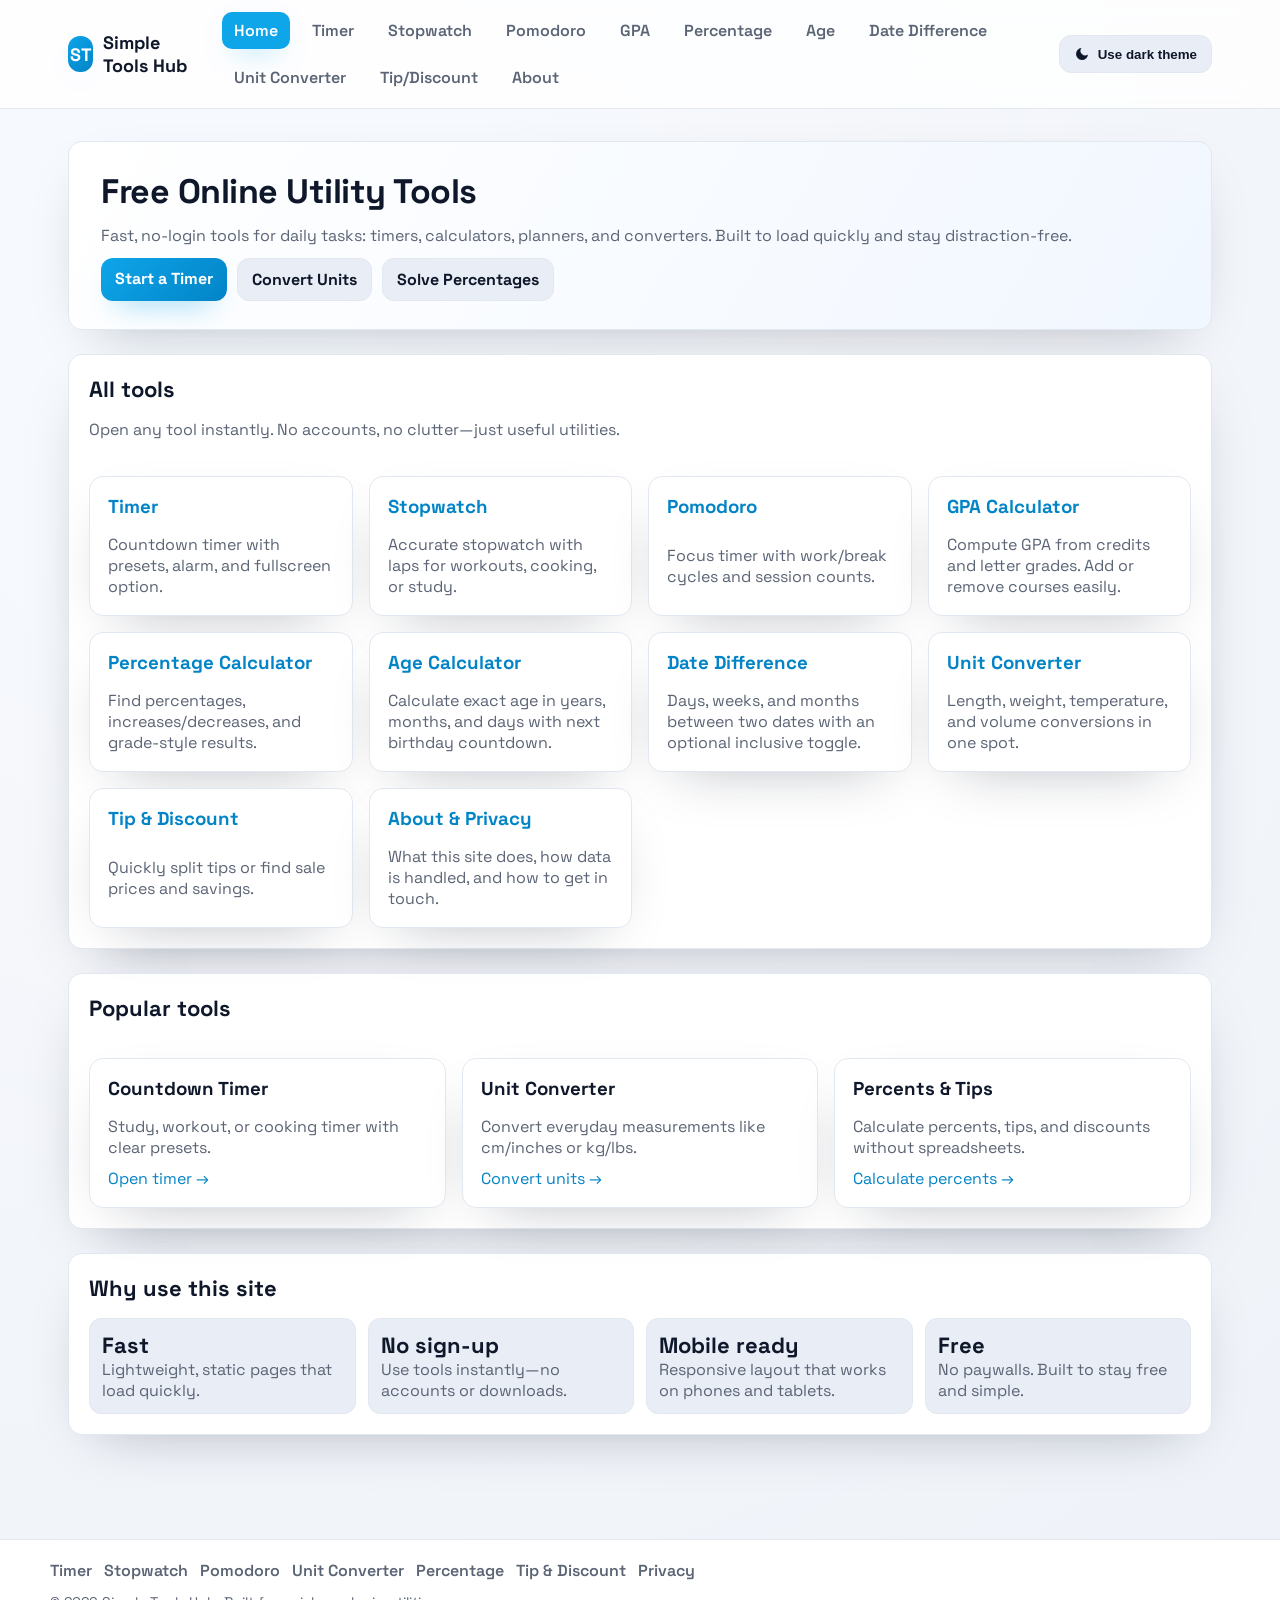
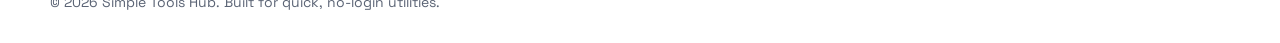
<file: index.html>
<!DOCTYPE html>
<html lang="en">
<head>
  <!-- Google tag (gtag.js) -->
  <script async src="https://www.googletagmanager.com/gtag/js?id=G-W875QDGRGS"></script>
  <script>
    window.dataLayer = window.dataLayer || [];
    function gtag(){dataLayer.push(arguments);}
    gtag('js', new Date());

    gtag('config', 'G-W875QDGRGS');
  </script>
  <meta charset="UTF-8">
  <meta name="viewport" content="width=device-width, initial-scale=1.0">
  <title>Free Online Utility Tools | Simple Tools Hub</title>
  <meta name="description" content="Simple Tools Hub offers free online utilities like timers, calculators, and converters. Fast, no login, mobile-friendly tools for everyday tasks.">
  <link rel="icon" href="assets/icons/favicon.svg">
  <link rel="stylesheet" href="assets/css/styles.css">
  <link rel="manifest" href="manifest.json">
</head>
<body>
  <header class="top-nav">
    <div class="nav-inner">
      <a class="brand" href="index.html">
        <span class="brand-badge">ST</span>
        <span>Simple Tools Hub</span>
      </a>
      <button class="nav-toggle" aria-label="Toggle navigation">Menu</button>
      <nav class="nav-links">
        <a class="active" href="index.html">Home</a>
        <a href="timer.html">Timer</a>
        <a href="stopwatch.html">Stopwatch</a>
        <a href="pomodoro.html">Pomodoro</a>
        <a href="gpa-calculator.html">GPA</a>
        <a href="percentage-calculator.html">Percentage</a>
        <a href="age-calculator.html">Age</a>
        <a href="date-difference-calculator.html">Date Difference</a>
        <a href="unit-converter.html">Unit Converter</a>
        <a href="tip-discount-calculator.html">Tip/Discount</a>
        <a href="about.html">About</a>
      </nav>
      <button class="btn ghost theme-toggle" id="theme-toggle" type="button" aria-label="Toggle theme">
        <svg class="theme-icon icon-sun" viewBox="0 0 24 24" aria-hidden="true" focusable="false">
          <circle cx="12" cy="12" r="4" fill="currentColor"/>
          <path d="M12 2v2M12 20v2M4.93 4.93l1.41 1.41M17.66 17.66l1.41 1.41M2 12h2M20 12h2M4.93 19.07l1.41-1.41M17.66 6.34l1.41-1.41" stroke="currentColor" stroke-width="2" stroke-linecap="round" fill="none"/>
        </svg>
        <svg class="theme-icon icon-moon" viewBox="0 0 24 24" aria-hidden="true" focusable="false">
          <path d="M21 12.79A9 9 0 1111.21 3a7 7 0 009.79 9.79z" fill="currentColor"/>
        </svg>
        <span class="theme-label">Use dark theme</span>
      </button>
    </div>
  </header>

  <main>
    <section class="hero">
      <h1>Free Online Utility Tools</h1>
      <p>Fast, no-login tools for daily tasks: timers, calculators, planners, and converters. Built to load quickly and stay distraction-free.</p>
      <div class="btn-row">
        <a class="btn primary" href="timer.html">Start a Timer</a>
        <a class="btn ghost" href="unit-converter.html">Convert Units</a>
        <a class="btn ghost" href="percentage-calculator.html">Solve Percentages</a>
      </div>
    </section>

    <section class="tool-card">
      <h2 class="section-title">All tools</h2>
      <p class="description">Open any tool instantly. No accounts, no clutter—just useful utilities.</p>
      <div class="grid">
        <a class="card" href="timer.html">
          <h3>Timer</h3>
          <p>Countdown timer with presets, alarm, and fullscreen option.</p>
        </a>
        <a class="card" href="stopwatch.html">
          <h3>Stopwatch</h3>
          <p>Accurate stopwatch with laps for workouts, cooking, or study.</p>
        </a>
        <a class="card" href="pomodoro.html">
          <h3>Pomodoro</h3>
          <p>Focus timer with work/break cycles and session counts.</p>
        </a>
        <a class="card" href="gpa-calculator.html">
          <h3>GPA Calculator</h3>
          <p>Compute GPA from credits and letter grades. Add or remove courses easily.</p>
        </a>
        <a class="card" href="percentage-calculator.html">
          <h3>Percentage Calculator</h3>
          <p>Find percentages, increases/decreases, and grade-style results.</p>
        </a>
        <a class="card" href="age-calculator.html">
          <h3>Age Calculator</h3>
          <p>Calculate exact age in years, months, and days with next birthday countdown.</p>
        </a>
        <a class="card" href="date-difference-calculator.html">
          <h3>Date Difference</h3>
          <p>Days, weeks, and months between two dates with an optional inclusive toggle.</p>
        </a>
        <a class="card" href="unit-converter.html">
          <h3>Unit Converter</h3>
          <p>Length, weight, temperature, and volume conversions in one spot.</p>
        </a>
        <a class="card" href="tip-discount-calculator.html">
          <h3>Tip & Discount</h3>
          <p>Quickly split tips or find sale prices and savings.</p>
        </a>
        <a class="card" href="about.html">
          <h3>About & Privacy</h3>
          <p>What this site does, how data is handled, and how to get in touch.</p>
        </a>
      </div>
    </section>

    <section class="tool-card">
      <h2 class="section-title">Popular tools</h2>
      <div class="grid">
        <div class="card">
          <h3>Countdown Timer</h3>
          <p>Study, workout, or cooking timer with clear presets.</p>
          <a href="timer.html">Open timer →</a>
        </div>
        <div class="card">
          <h3>Unit Converter</h3>
          <p>Convert everyday measurements like cm/inches or kg/lbs.</p>
          <a href="unit-converter.html">Convert units →</a>
        </div>
        <div class="card">
          <h3>Percents & Tips</h3>
          <p>Calculate percents, tips, and discounts without spreadsheets.</p>
          <a href="percentage-calculator.html">Calculate percents →</a>
        </div>
      </div>
    </section>

    <section class="tool-card">
      <h2 class="section-title">Why use this site</h2>
      <div class="kpis">
        <div class="kpi">
          <strong>Fast</strong>
          <span class="muted">Lightweight, static pages that load quickly.</span>
        </div>
        <div class="kpi">
          <strong>No sign-up</strong>
          <span class="muted">Use tools instantly—no accounts or downloads.</span>
        </div>
        <div class="kpi">
          <strong>Mobile ready</strong>
          <span class="muted">Responsive layout that works on phones and tablets.</span>
        </div>
        <div class="kpi">
          <strong>Free</strong>
          <span class="muted">No paywalls. Built to stay free and simple.</span>
        </div>
      </div>
    </section>
  </main>

  <footer class="footer">
    <div class="footer-inner">
      <div class="footer-links">
        <a href="timer.html">Timer</a>
        <a href="stopwatch.html">Stopwatch</a>
        <a href="pomodoro.html">Pomodoro</a>
        <a href="unit-converter.html">Unit Converter</a>
        <a href="percentage-calculator.html">Percentage</a>
        <a href="tip-discount-calculator.html">Tip & Discount</a>
        <a href="about.html">Privacy</a>
      </div>
      <div class="muted small">© <span class="year"></span> Simple Tools Hub. Built for quick, no-login utilities.</div>
    </div>
  </footer>
  <script src="assets/js/common.js"></script>
</body>
</html>
</file>
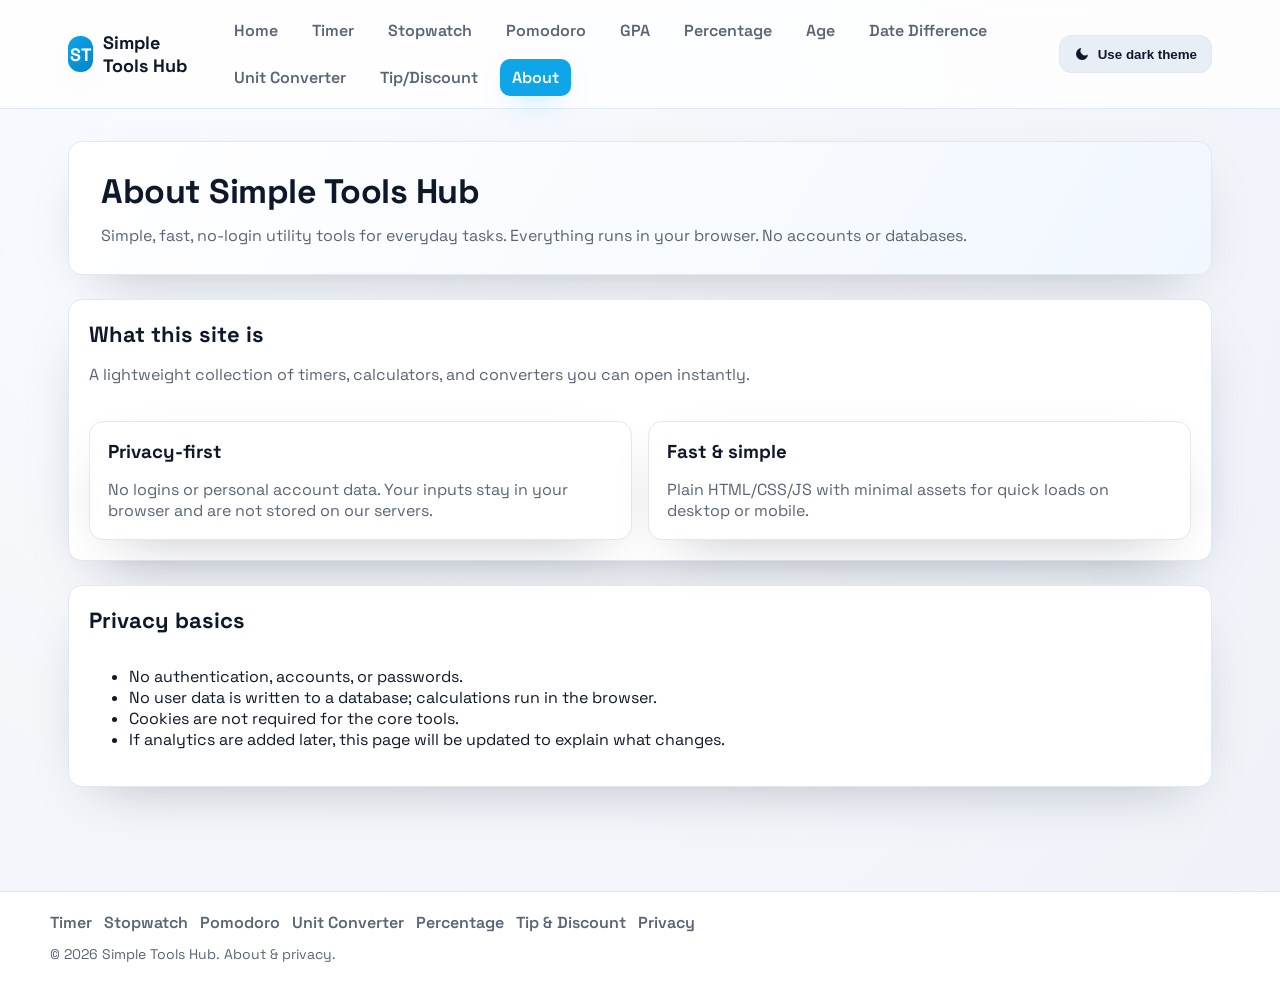
<file: about.html>
<!DOCTYPE html>
<html lang="en">
<head>
  <!-- Google tag (gtag.js) -->
  <script async src="https://www.googletagmanager.com/gtag/js?id=G-W875QDGRGS"></script>
  <script>
    window.dataLayer = window.dataLayer || [];
    function gtag(){dataLayer.push(arguments);}
    gtag('js', new Date());

    gtag('config', 'G-W875QDGRGS');
  </script>
  <meta charset="UTF-8">
  <meta name="viewport" content="width=device-width, initial-scale=1.0">
  <title>About & Privacy | Simple Tools Hub</title>
  <meta name="description" content="Learn about Simple Tools Hub, how we handle privacy, and how to get in touch. No logins or data storage required.">
  <link rel="icon" href="assets/icons/favicon.svg">
  <link rel="stylesheet" href="assets/css/styles.css">
  <link rel="manifest" href="manifest.json">
</head>
<body>
  <header class="top-nav">
    <div class="nav-inner">
      <a class="brand" href="index.html">
        <span class="brand-badge">ST</span>
        <span>Simple Tools Hub</span>
      </a>
      <button class="nav-toggle" aria-label="Toggle navigation">Menu</button>
      <nav class="nav-links">
        <a href="index.html">Home</a>
        <a href="timer.html">Timer</a>
        <a href="stopwatch.html">Stopwatch</a>
        <a href="pomodoro.html">Pomodoro</a>
        <a href="gpa-calculator.html">GPA</a>
        <a href="percentage-calculator.html">Percentage</a>
        <a href="age-calculator.html">Age</a>
        <a href="date-difference-calculator.html">Date Difference</a>
        <a href="unit-converter.html">Unit Converter</a>
        <a href="tip-discount-calculator.html">Tip/Discount</a>
        <a class="active" href="about.html">About</a>
      </nav>
      <button class="btn ghost theme-toggle" id="theme-toggle" type="button" aria-label="Toggle theme">
        <svg class="theme-icon icon-sun" viewBox="0 0 24 24" aria-hidden="true" focusable="false">
          <circle cx="12" cy="12" r="4" fill="currentColor"/>
          <path d="M12 2v2M12 20v2M4.93 4.93l1.41 1.41M17.66 17.66l1.41 1.41M2 12h2M20 12h2M4.93 19.07l1.41-1.41M17.66 6.34l1.41-1.41" stroke="currentColor" stroke-width="2" stroke-linecap="round" fill="none"/>
        </svg>
        <svg class="theme-icon icon-moon" viewBox="0 0 24 24" aria-hidden="true" focusable="false">
          <path d="M21 12.79A9 9 0 1111.21 3a7 7 0 009.79 9.79z" fill="currentColor"/>
        </svg>
        <span class="theme-label">Use dark theme</span>
      </button>
    </div>
  </header>

  <main>
    <section class="hero">
      <h1>About Simple Tools Hub</h1>
      <p>Simple, fast, no-login utility tools for everyday tasks. Everything runs in your browser. No accounts or databases.</p>
    </section>

    <section class="tool-card">
      <h2 class="section-title">What this site is</h2>
      <p class="description">A lightweight collection of timers, calculators, and converters you can open instantly.</p>
      <div class="grid">
        <div class="card">
          <h3>Privacy-first</h3>
          <p>No logins or personal account data. Your inputs stay in your browser and are not stored on our servers.</p>
        </div>
        <div class="card">
          <h3>Fast & simple</h3>
          <p>Plain HTML/CSS/JS with minimal assets for quick loads on desktop or mobile.</p>
        </div>
      </div>
    </section>

    <section class="tool-card">
      <h2 class="section-title">Privacy basics</h2>
      <ul>
        <li>No authentication, accounts, or passwords.</li>
        <li>No user data is written to a database; calculations run in the browser.</li>
        <li>Cookies are not required for the core tools.</li>
        <li>If analytics are added later, this page will be updated to explain what changes.</li>
      </ul>
      <!-- <p class="muted">Contact: <a href="mailto:hello@example.com">hello@example.com</a>.</p> -->
    </section>
  </main>

  <footer class="footer">
    <div class="footer-inner">
      <div class="footer-links">
        <a href="timer.html">Timer</a>
        <a href="stopwatch.html">Stopwatch</a>
        <a href="pomodoro.html">Pomodoro</a>
        <a href="unit-converter.html">Unit Converter</a>
        <a href="percentage-calculator.html">Percentage</a>
        <a href="tip-discount-calculator.html">Tip & Discount</a>
        <a href="about.html">Privacy</a>
      </div>
      <div class="muted small">© <span class="year"></span> Simple Tools Hub. About & privacy.</div>
    </div>
  </footer>

  <script src="assets/js/common.js"></script>
</body>
</html>
</file>
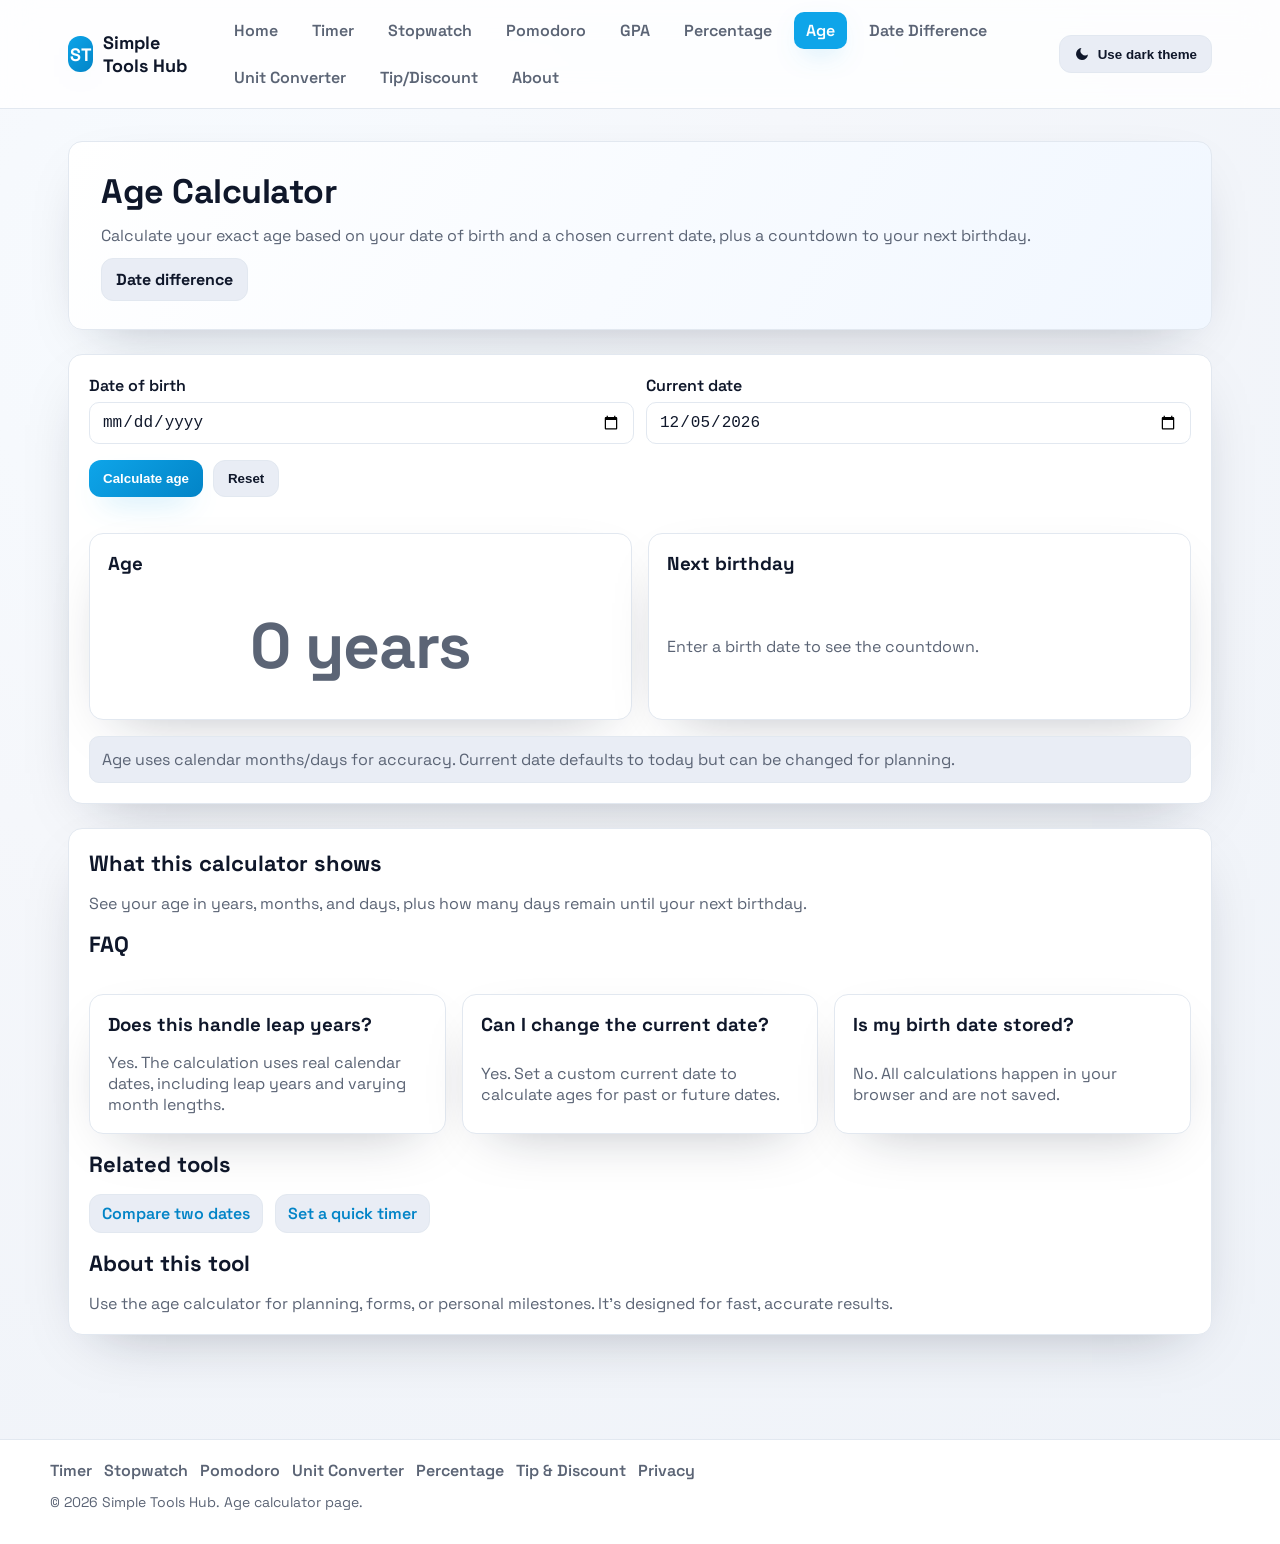
<file: age-calculator.html>
<!DOCTYPE html>
<html lang="en">
<head>
  <!-- Google tag (gtag.js) -->
  <script async src="https://www.googletagmanager.com/gtag/js?id=G-W875QDGRGS"></script>
  <script>
    window.dataLayer = window.dataLayer || [];
    function gtag(){dataLayer.push(arguments);}
    gtag('js', new Date());

    gtag('config', 'G-W875QDGRGS');
  </script>
  <meta charset="UTF-8">
  <meta name="viewport" content="width=device-width, initial-scale=1.0">
  <title>Age Calculator - Calculate Exact Age Online</title>
  <meta name="description" content="Calculate exact age in years, months, and days based on date of birth. Includes next birthday countdown and custom current date.">
  <link rel="icon" href="assets/icons/favicon.svg">
  <link rel="stylesheet" href="assets/css/styles.css">
  <link rel="manifest" href="manifest.json">
</head>
<body>
  <header class="top-nav">
    <div class="nav-inner">
      <a class="brand" href="index.html">
        <span class="brand-badge">ST</span>
        <span>Simple Tools Hub</span>
      </a>
      <button class="nav-toggle" aria-label="Toggle navigation">Menu</button>
      <nav class="nav-links">
        <a href="index.html">Home</a>
        <a href="timer.html">Timer</a>
        <a href="stopwatch.html">Stopwatch</a>
        <a href="pomodoro.html">Pomodoro</a>
        <a href="gpa-calculator.html">GPA</a>
        <a href="percentage-calculator.html">Percentage</a>
        <a class="active" href="age-calculator.html">Age</a>
        <a href="date-difference-calculator.html">Date Difference</a>
        <a href="unit-converter.html">Unit Converter</a>
        <a href="tip-discount-calculator.html">Tip/Discount</a>
        <a href="about.html">About</a>
      </nav>
      <button class="btn ghost theme-toggle" id="theme-toggle" type="button" aria-label="Toggle theme">
        <svg class="theme-icon icon-sun" viewBox="0 0 24 24" aria-hidden="true" focusable="false">
          <circle cx="12" cy="12" r="4" fill="currentColor"/>
          <path d="M12 2v2M12 20v2M4.93 4.93l1.41 1.41M17.66 17.66l1.41 1.41M2 12h2M20 12h2M4.93 19.07l1.41-1.41M17.66 6.34l1.41-1.41" stroke="currentColor" stroke-width="2" stroke-linecap="round" fill="none"/>
        </svg>
        <svg class="theme-icon icon-moon" viewBox="0 0 24 24" aria-hidden="true" focusable="false">
          <path d="M21 12.79A9 9 0 1111.21 3a7 7 0 009.79 9.79z" fill="currentColor"/>
        </svg>
        <span class="theme-label">Use dark theme</span>
      </button>
    </div>
  </header>

  <main>
    <section class="hero">
      <h1>Age Calculator</h1>
      <p>Calculate your exact age based on your date of birth and a chosen current date, plus a countdown to your next birthday.</p>
      <div class="btn-row">
        <a class="btn ghost" href="date-difference-calculator.html">Date difference</a>
      </div>
    </section>

    <section class="tool-card">
      <div class="input-grid">
        <div>
          <label for="dob">Date of birth</label>
          <input type="date" id="dob">
        </div>
        <div>
          <label for="current-date">Current date</label>
          <input type="date" id="current-date">
        </div>
      </div>
      <div class="btn-row">
        <button class="btn primary" id="calc-age">Calculate age</button>
        <button class="btn ghost" id="reset-age">Reset</button>
      </div>
      <div class="grid">
        <div class="card">
          <h3>Age</h3>
          <p id="age-result" class="highlight-number">0 years</p>
        </div>
        <div class="card">
          <h3>Next birthday</h3>
          <p id="birthday-result" class="muted">Enter a birth date to see the countdown.</p>
        </div>
      </div>
      <div class="inline-note muted">Age uses calendar months/days for accuracy. Current date defaults to today but can be changed for planning.</div>
    </section>

    <section class="tool-card">
      <h2 class="section-title">What this calculator shows</h2>
      <p class="description">See your age in years, months, and days, plus how many days remain until your next birthday.</p>

      <h2 class="section-title">FAQ</h2>
      <div class="grid">
        <div class="card">
          <h3>Does this handle leap years?</h3>
          <p>Yes. The calculation uses real calendar dates, including leap years and varying month lengths.</p>
        </div>
        <div class="card">
          <h3>Can I change the current date?</h3>
          <p>Yes. Set a custom current date to calculate ages for past or future dates.</p>
        </div>
        <div class="card">
          <h3>Is my birth date stored?</h3>
          <p>No. All calculations happen in your browser and are not saved.</p>
        </div>
      </div>

      <h2 class="section-title">Related tools</h2>
      <ul class="list-inline">
        <li><a href="date-difference-calculator.html">Compare two dates</a></li>
        <li><a href="timer.html">Set a quick timer</a></li>
      </ul>

      <h2 class="section-title">About this tool</h2>
      <p class="description">Use the age calculator for planning, forms, or personal milestones. It’s designed for fast, accurate results.</p>
    </section>
  </main>

  <footer class="footer">
    <div class="footer-inner">
      <div class="footer-links">
        <a href="timer.html">Timer</a>
        <a href="stopwatch.html">Stopwatch</a>
        <a href="pomodoro.html">Pomodoro</a>
        <a href="unit-converter.html">Unit Converter</a>
        <a href="percentage-calculator.html">Percentage</a>
        <a href="tip-discount-calculator.html">Tip & Discount</a>
        <a href="about.html">Privacy</a>
      </div>
      <div class="muted small">© <span class="year"></span> Simple Tools Hub. Age calculator page.</div>
    </div>
  </footer>

  <script src="assets/js/common.js"></script>
  <script src="assets/js/age.js"></script>
</body>
</html>
</file>
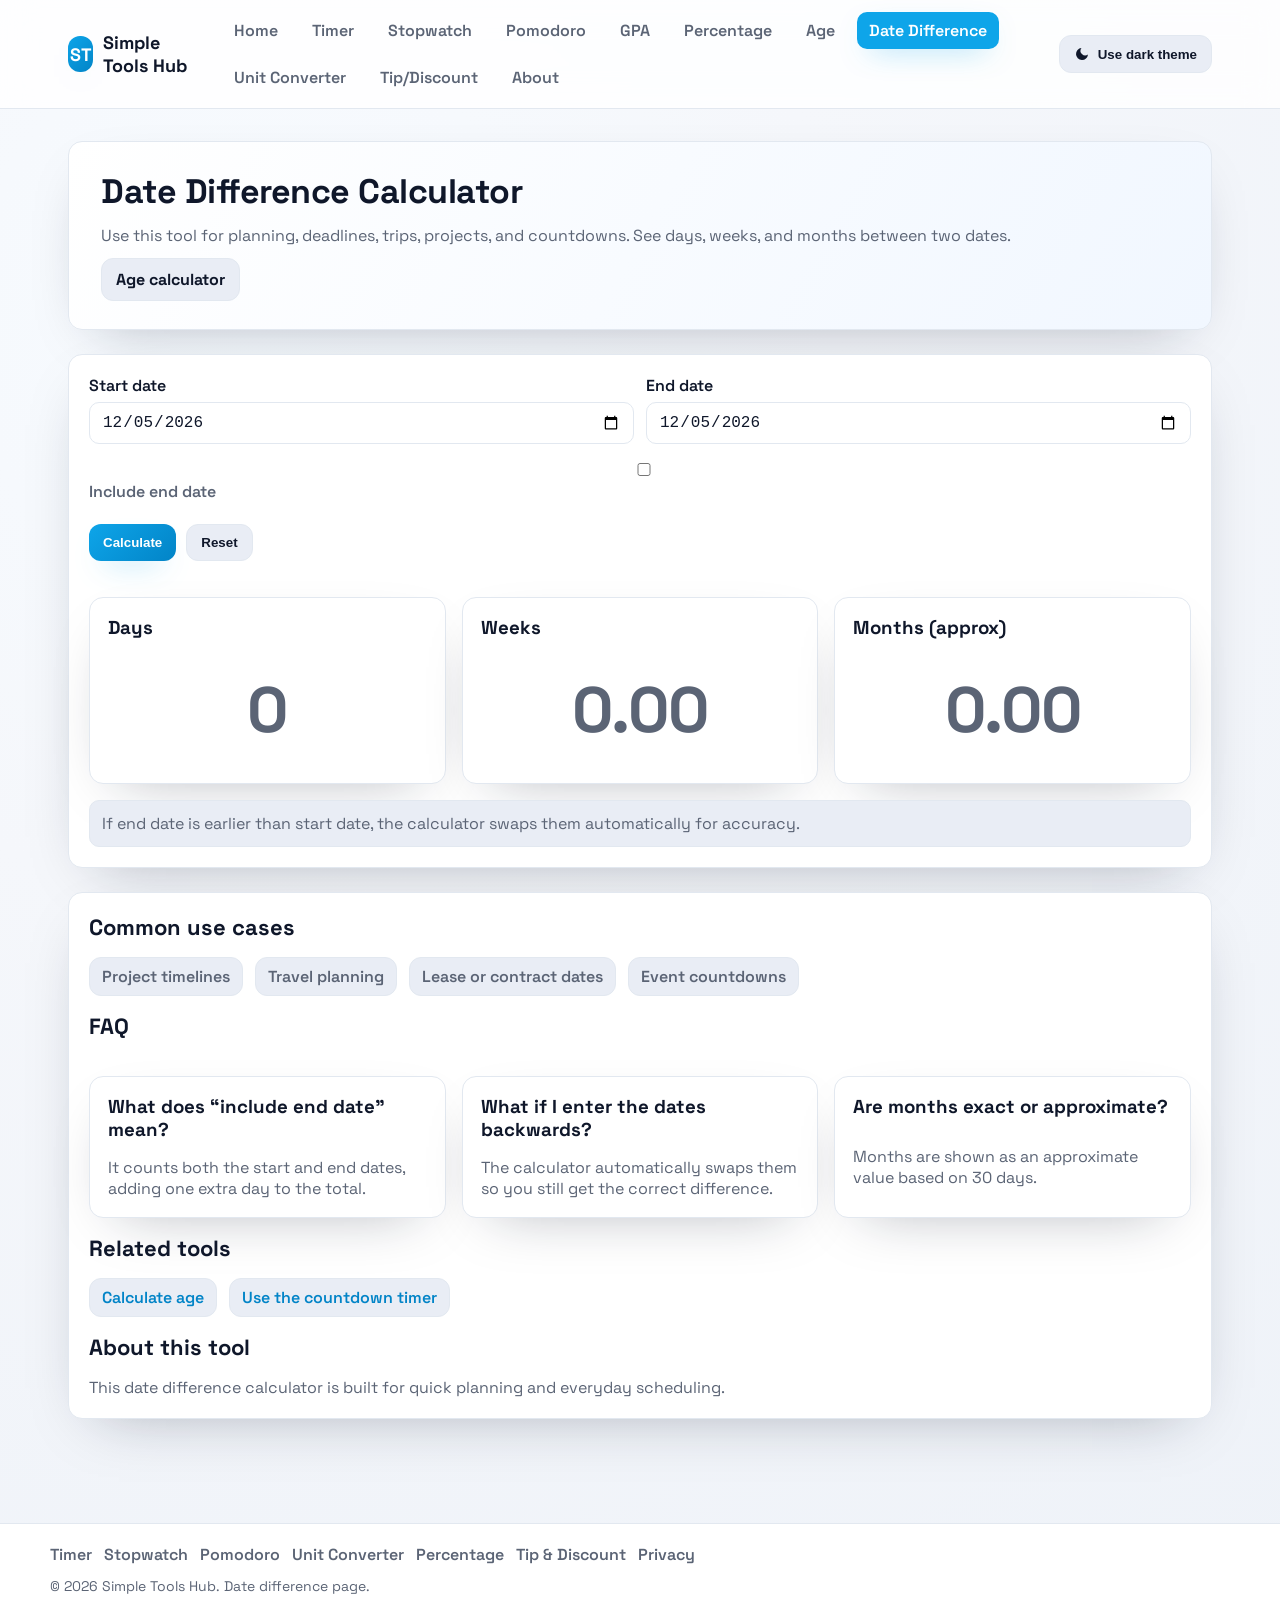
<file: date-difference-calculator.html>
<!DOCTYPE html>
<html lang="en">
<head>
  <!-- Google tag (gtag.js) -->
  <script async src="https://www.googletagmanager.com/gtag/js?id=G-W875QDGRGS"></script>
  <script>
    window.dataLayer = window.dataLayer || [];
    function gtag(){dataLayer.push(arguments);}
    gtag('js', new Date());

    gtag('config', 'G-W875QDGRGS');
  </script>
  <meta charset="UTF-8">
  <meta name="viewport" content="width=device-width, initial-scale=1.0">
  <title>Date Difference Calculator - Days Between Dates Online</title>
  <meta name="description" content="Calculate days between dates for planning, deadlines, trips, or projects. Includes weeks/months and an optional inclusive toggle.">
  <link rel="icon" href="assets/icons/favicon.svg">
  <link rel="stylesheet" href="assets/css/styles.css">
  <link rel="manifest" href="manifest.json">
</head>
<body>
  <header class="top-nav">
    <div class="nav-inner">
      <a class="brand" href="index.html">
        <span class="brand-badge">ST</span>
        <span>Simple Tools Hub</span>
      </a>
      <button class="nav-toggle" aria-label="Toggle navigation">Menu</button>
      <nav class="nav-links">
        <a href="index.html">Home</a>
        <a href="timer.html">Timer</a>
        <a href="stopwatch.html">Stopwatch</a>
        <a href="pomodoro.html">Pomodoro</a>
        <a href="gpa-calculator.html">GPA</a>
        <a href="percentage-calculator.html">Percentage</a>
        <a href="age-calculator.html">Age</a>
        <a class="active" href="date-difference-calculator.html">Date Difference</a>
        <a href="unit-converter.html">Unit Converter</a>
        <a href="tip-discount-calculator.html">Tip/Discount</a>
        <a href="about.html">About</a>
      </nav>
      <button class="btn ghost theme-toggle" id="theme-toggle" type="button" aria-label="Toggle theme">
        <svg class="theme-icon icon-sun" viewBox="0 0 24 24" aria-hidden="true" focusable="false">
          <circle cx="12" cy="12" r="4" fill="currentColor"/>
          <path d="M12 2v2M12 20v2M4.93 4.93l1.41 1.41M17.66 17.66l1.41 1.41M2 12h2M20 12h2M4.93 19.07l1.41-1.41M17.66 6.34l1.41-1.41" stroke="currentColor" stroke-width="2" stroke-linecap="round" fill="none"/>
        </svg>
        <svg class="theme-icon icon-moon" viewBox="0 0 24 24" aria-hidden="true" focusable="false">
          <path d="M21 12.79A9 9 0 1111.21 3a7 7 0 009.79 9.79z" fill="currentColor"/>
        </svg>
        <span class="theme-label">Use dark theme</span>
      </button>
    </div>
  </header>

  <main>
    <section class="hero">
      <h1>Date Difference Calculator</h1>
      <p>Use this tool for planning, deadlines, trips, projects, and countdowns. See days, weeks, and months between two dates.</p>
      <div class="btn-row">
        <a class="btn ghost" href="age-calculator.html">Age calculator</a>
      </div>
    </section>

    <section class="tool-card">
      <div class="input-grid">
        <div>
          <label for="start-date">Start date</label>
          <input type="date" id="start-date">
        </div>
        <div>
          <label for="end-date">End date</label>
          <input type="date" id="end-date">
        </div>
      </div>
      <label class="muted"><input type="checkbox" id="inclusive-toggle"> Include end date</label>
      <div class="btn-row">
        <button class="btn primary" id="calc-diff">Calculate</button>
        <button class="btn ghost" id="reset-diff">Reset</button>
      </div>
      <div class="grid">
        <div class="card">
          <h3>Days</h3>
          <p class="highlight-number" id="days-result">0</p>
        </div>
        <div class="card">
          <h3>Weeks</h3>
          <p class="highlight-number" id="weeks-result">0</p>
        </div>
        <div class="card">
          <h3>Months (approx)</h3>
          <p class="highlight-number" id="months-result">0</p>
        </div>
      </div>
      <div class="inline-note muted">If end date is earlier than start date, the calculator swaps them automatically for accuracy.</div>
    </section>

    <section class="tool-card">
      <h2 class="section-title">Common use cases</h2>
      <ul class="list-inline">
        <li>Project timelines</li>
        <li>Travel planning</li>
        <li>Lease or contract dates</li>
        <li>Event countdowns</li>
      </ul>

      <h2 class="section-title">FAQ</h2>
      <div class="grid">
        <div class="card">
          <h3>What does “include end date” mean?</h3>
          <p>It counts both the start and end dates, adding one extra day to the total.</p>
        </div>
        <div class="card">
          <h3>What if I enter the dates backwards?</h3>
          <p>The calculator automatically swaps them so you still get the correct difference.</p>
        </div>
        <div class="card">
          <h3>Are months exact or approximate?</h3>
          <p>Months are shown as an approximate value based on 30 days.</p>
        </div>
      </div>

      <h2 class="section-title">Related tools</h2>
      <ul class="list-inline">
        <li><a href="age-calculator.html">Calculate age</a></li>
        <li><a href="timer.html">Use the countdown timer</a></li>
      </ul>

      <h2 class="section-title">About this tool</h2>
      <p class="description">This date difference calculator is built for quick planning and everyday scheduling.</p>
    </section>
  </main>

  <footer class="footer">
    <div class="footer-inner">
      <div class="footer-links">
        <a href="timer.html">Timer</a>
        <a href="stopwatch.html">Stopwatch</a>
        <a href="pomodoro.html">Pomodoro</a>
        <a href="unit-converter.html">Unit Converter</a>
        <a href="percentage-calculator.html">Percentage</a>
        <a href="tip-discount-calculator.html">Tip & Discount</a>
        <a href="about.html">Privacy</a>
      </div>
      <div class="muted small">© <span class="year"></span> Simple Tools Hub. Date difference page.</div>
    </div>
  </footer>

  <script src="assets/js/common.js"></script>
  <script src="assets/js/date-diff.js"></script>
</body>
</html>
</file>
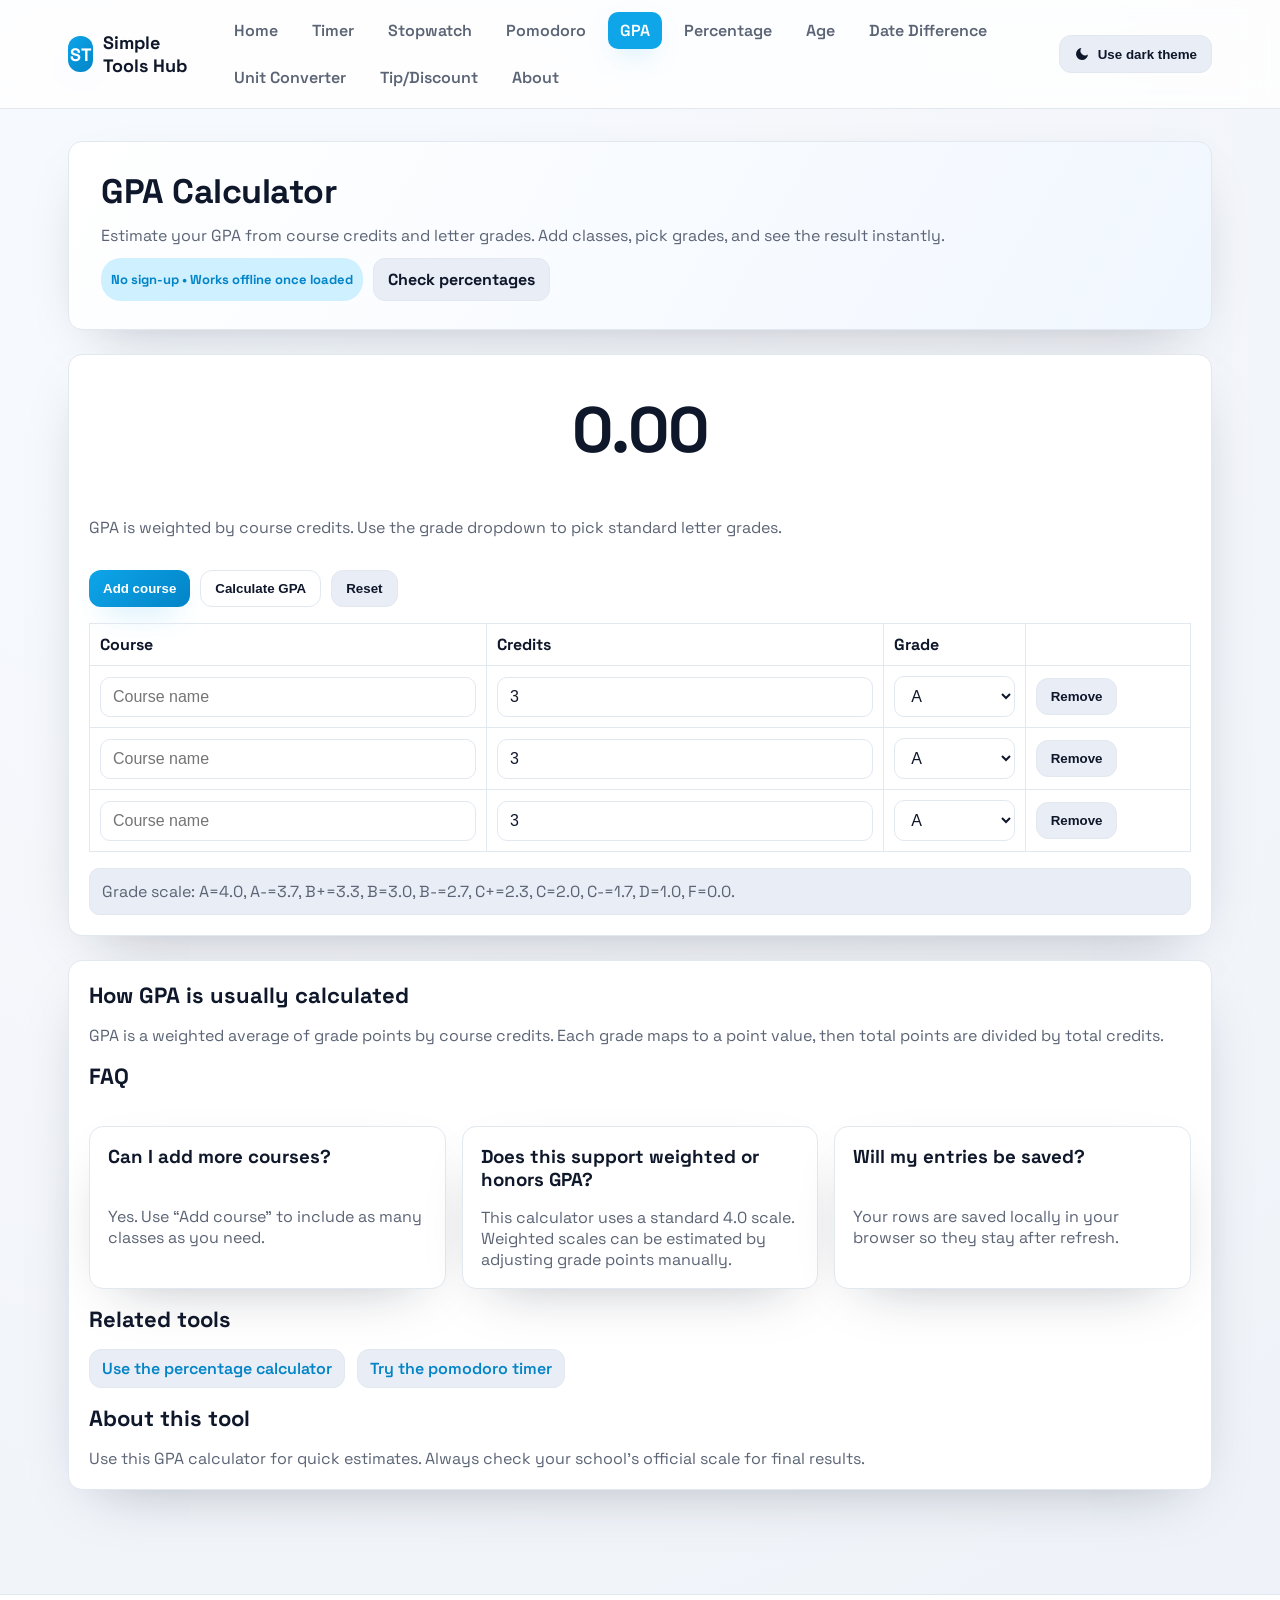
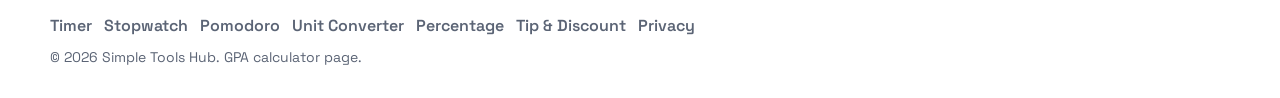
<file: gpa-calculator.html>
<!DOCTYPE html>
<html lang="en">
<head>
  <!-- Google tag (gtag.js) -->
  <script async src="https://www.googletagmanager.com/gtag/js?id=G-W875QDGRGS"></script>
  <script>
    window.dataLayer = window.dataLayer || [];
    function gtag(){dataLayer.push(arguments);}
    gtag('js', new Date());

    gtag('config', 'G-W875QDGRGS');
  </script>
  <meta charset="UTF-8">
  <meta name="viewport" content="width=device-width, initial-scale=1.0">
  <title>GPA Calculator - Free Online GPA and Grade Point Calculator</title>
  <meta name="description" content="Estimate your GPA from courses, credits, and letter grades. Add or remove classes and calculate grade points instantly.">
  <link rel="icon" href="assets/icons/favicon.svg">
  <link rel="stylesheet" href="assets/css/styles.css">
  <link rel="manifest" href="manifest.json">
</head>
<body>
  <header class="top-nav">
    <div class="nav-inner">
      <a class="brand" href="index.html">
        <span class="brand-badge">ST</span>
        <span>Simple Tools Hub</span>
      </a>
      <button class="nav-toggle" aria-label="Toggle navigation">Menu</button>
      <nav class="nav-links">
        <a href="index.html">Home</a>
        <a href="timer.html">Timer</a>
        <a href="stopwatch.html">Stopwatch</a>
        <a href="pomodoro.html">Pomodoro</a>
        <a class="active" href="gpa-calculator.html">GPA</a>
        <a href="percentage-calculator.html">Percentage</a>
        <a href="age-calculator.html">Age</a>
        <a href="date-difference-calculator.html">Date Difference</a>
        <a href="unit-converter.html">Unit Converter</a>
        <a href="tip-discount-calculator.html">Tip/Discount</a>
        <a href="about.html">About</a>
      </nav>
      <button class="btn ghost theme-toggle" id="theme-toggle" type="button" aria-label="Toggle theme">
        <svg class="theme-icon icon-sun" viewBox="0 0 24 24" aria-hidden="true" focusable="false">
          <circle cx="12" cy="12" r="4" fill="currentColor"/>
          <path d="M12 2v2M12 20v2M4.93 4.93l1.41 1.41M17.66 17.66l1.41 1.41M2 12h2M20 12h2M4.93 19.07l1.41-1.41M17.66 6.34l1.41-1.41" stroke="currentColor" stroke-width="2" stroke-linecap="round" fill="none"/>
        </svg>
        <svg class="theme-icon icon-moon" viewBox="0 0 24 24" aria-hidden="true" focusable="false">
          <path d="M21 12.79A9 9 0 1111.21 3a7 7 0 009.79 9.79z" fill="currentColor"/>
        </svg>
        <span class="theme-label">Use dark theme</span>
      </button>
    </div>
  </header>

  <main>
    <section class="hero">
      <h1>GPA Calculator</h1>
      <p>Estimate your GPA from course credits and letter grades. Add classes, pick grades, and see the result instantly.</p>
      <div class="btn-row">
        <span class="badge">No sign-up • Works offline once loaded</span>
        <a class="btn ghost" href="percentage-calculator.html">Check percentages</a>
      </div>
    </section>

    <section class="tool-card">
      <div class="highlight-number" id="gpa-output">0.00</div>
      <p class="muted">GPA is weighted by course credits. Use the grade dropdown to pick standard letter grades.</p>
      <div class="btn-row">
        <button class="btn primary" id="add-course">Add course</button>
        <button class="btn" id="calculate-gpa">Calculate GPA</button>
        <button class="btn ghost" id="reset-courses">Reset</button>
      </div>
      <div class="table-wrapper">
        <table class="table">
          <thead>
            <tr>
              <th>Course</th>
              <th>Credits</th>
              <th>Grade</th>
              <th></th>
            </tr>
          </thead>
          <tbody id="courses-body"></tbody>
        </table>
      </div>
      <div class="inline-note muted">Grade scale: A=4.0, A-=3.7, B+=3.3, B=3.0, B-=2.7, C+=2.3, C=2.0, C-=1.7, D=1.0, F=0.0.</div>
    </section>

    <section class="tool-card">
      <h2 class="section-title">How GPA is usually calculated</h2>
      <p class="description">GPA is a weighted average of grade points by course credits. Each grade maps to a point value, then total points are divided by total credits.</p>

      <h2 class="section-title">FAQ</h2>
      <div class="grid">
        <div class="card">
          <h3>Can I add more courses?</h3>
          <p>Yes. Use “Add course” to include as many classes as you need.</p>
        </div>
        <div class="card">
          <h3>Does this support weighted or honors GPA?</h3>
          <p>This calculator uses a standard 4.0 scale. Weighted scales can be estimated by adjusting grade points manually.</p>
        </div>
        <div class="card">
          <h3>Will my entries be saved?</h3>
          <p>Your rows are saved locally in your browser so they stay after refresh.</p>
        </div>
      </div>

      <h2 class="section-title">Related tools</h2>
      <ul class="list-inline">
        <li><a href="percentage-calculator.html">Use the percentage calculator</a></li>
        <li><a href="pomodoro.html">Try the pomodoro timer</a></li>
      </ul>

      <h2 class="section-title">About this tool</h2>
      <p class="description">Use this GPA calculator for quick estimates. Always check your school’s official scale for final results.</p>
    </section>
  </main>

  <footer class="footer">
    <div class="footer-inner">
      <div class="footer-links">
        <a href="timer.html">Timer</a>
        <a href="stopwatch.html">Stopwatch</a>
        <a href="pomodoro.html">Pomodoro</a>
        <a href="unit-converter.html">Unit Converter</a>
        <a href="percentage-calculator.html">Percentage</a>
        <a href="tip-discount-calculator.html">Tip & Discount</a>
        <a href="about.html">Privacy</a>
      </div>
      <div class="muted small">© <span class="year"></span> Simple Tools Hub. GPA calculator page.</div>
    </div>
  </footer>

  <script src="assets/js/common.js"></script>
  <script src="assets/js/gpa.js"></script>
</body>
</html>
</file>
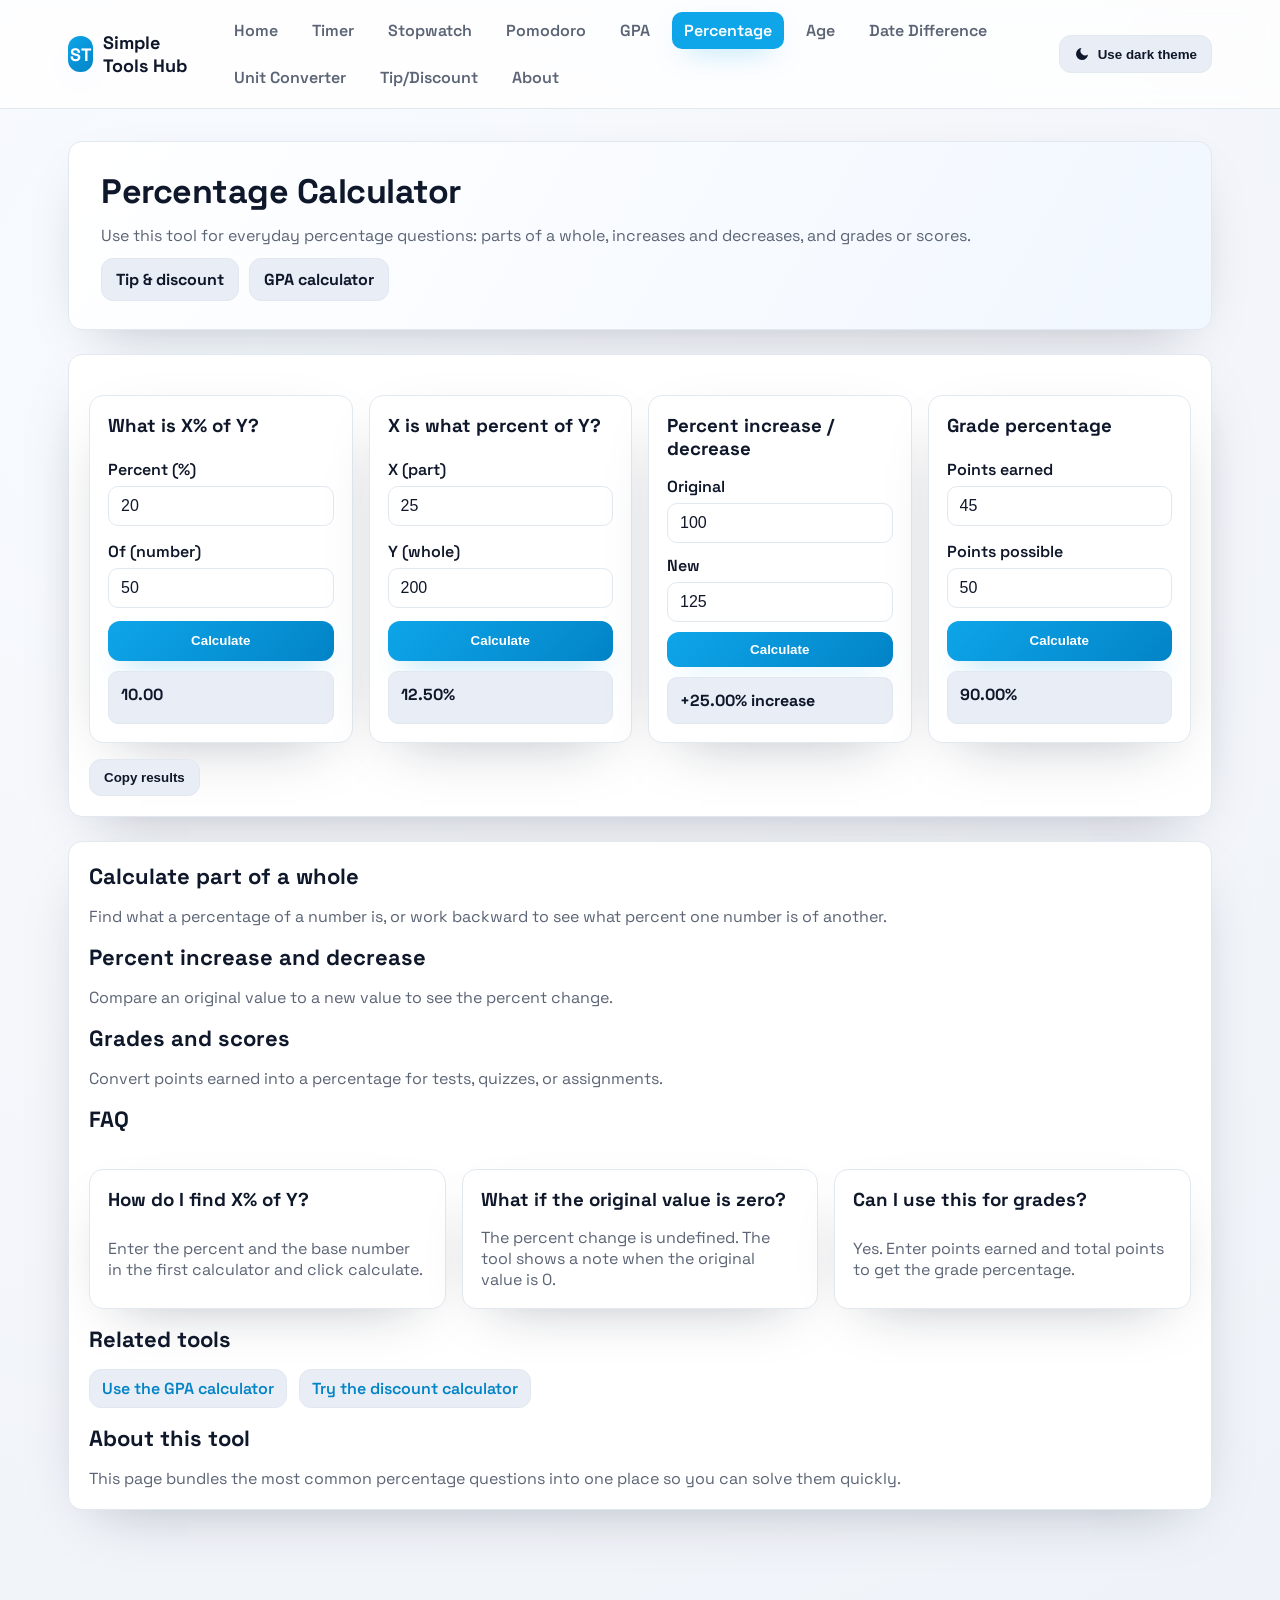
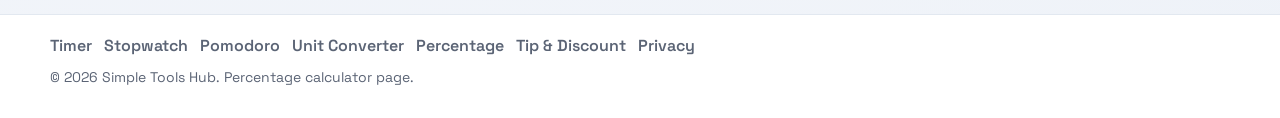
<file: percentage-calculator.html>
<!DOCTYPE html>
<html lang="en">
<head>
  <!-- Google tag (gtag.js) -->
  <script async src="https://www.googletagmanager.com/gtag/js?id=G-W875QDGRGS"></script>
  <script>
    window.dataLayer = window.dataLayer || [];
    function gtag(){dataLayer.push(arguments);}
    gtag('js', new Date());

    gtag('config', 'G-W875QDGRGS');
  </script>
  <meta charset="UTF-8">
  <meta name="viewport" content="width=device-width, initial-scale=1.0">
  <title>Percentage Calculator - Percent, Increase, Decrease, and Grade Calculator</title>
  <meta name="description" content="Solve common percentage questions: part of a whole, percent change, and grade calculations. Fast, simple, and accurate.">
  <link rel="icon" href="assets/icons/favicon.svg">
  <link rel="stylesheet" href="assets/css/styles.css">
  <link rel="manifest" href="manifest.json">
</head>
<body>
  <header class="top-nav">
    <div class="nav-inner">
      <a class="brand" href="index.html">
        <span class="brand-badge">ST</span>
        <span>Simple Tools Hub</span>
      </a>
      <button class="nav-toggle" aria-label="Toggle navigation">Menu</button>
      <nav class="nav-links">
        <a href="index.html">Home</a>
        <a href="timer.html">Timer</a>
        <a href="stopwatch.html">Stopwatch</a>
        <a href="pomodoro.html">Pomodoro</a>
        <a href="gpa-calculator.html">GPA</a>
        <a class="active" href="percentage-calculator.html">Percentage</a>
        <a href="age-calculator.html">Age</a>
        <a href="date-difference-calculator.html">Date Difference</a>
        <a href="unit-converter.html">Unit Converter</a>
        <a href="tip-discount-calculator.html">Tip/Discount</a>
        <a href="about.html">About</a>
      </nav>
      <button class="btn ghost theme-toggle" id="theme-toggle" type="button" aria-label="Toggle theme">
        <svg class="theme-icon icon-sun" viewBox="0 0 24 24" aria-hidden="true" focusable="false">
          <circle cx="12" cy="12" r="4" fill="currentColor"/>
          <path d="M12 2v2M12 20v2M4.93 4.93l1.41 1.41M17.66 17.66l1.41 1.41M2 12h2M20 12h2M4.93 19.07l1.41-1.41M17.66 6.34l1.41-1.41" stroke="currentColor" stroke-width="2" stroke-linecap="round" fill="none"/>
        </svg>
        <svg class="theme-icon icon-moon" viewBox="0 0 24 24" aria-hidden="true" focusable="false">
          <path d="M21 12.79A9 9 0 1111.21 3a7 7 0 009.79 9.79z" fill="currentColor"/>
        </svg>
        <span class="theme-label">Use dark theme</span>
      </button>
    </div>
  </header>

  <main>
    <section class="hero">
      <h1>Percentage Calculator</h1>
      <p>Use this tool for everyday percentage questions: parts of a whole, increases and decreases, and grades or scores.</p>
      <div class="btn-row">
        <a class="btn ghost" href="tip-discount-calculator.html">Tip & discount</a>
        <a class="btn ghost" href="gpa-calculator.html">GPA calculator</a>
      </div>
    </section>

    <section class="tool-card">
      <div class="grid">
        <div class="card">
          <h3>What is X% of Y?</h3>
          <div class="input-grid">
            <div>
              <label for="percent-of">Percent (%)</label>
              <input type="number" id="percent-of" value="20">
            </div>
            <div>
              <label for="percent-base">Of (number)</label>
              <input type="number" id="percent-base" value="50">
            </div>
          </div>
          <button class="btn primary" id="calc-percent-of">Calculate</button>
          <div class="inline-note"><strong id="percent-of-result">10</strong></div>
        </div>

        <div class="card">
          <h3>X is what percent of Y?</h3>
          <div class="input-grid">
            <div>
              <label for="percent-part">X (part)</label>
              <input type="number" id="percent-part" value="25">
            </div>
            <div>
              <label for="percent-whole">Y (whole)</label>
              <input type="number" id="percent-whole" value="200">
            </div>
          </div>
          <button class="btn primary" id="calc-what-percent">Calculate</button>
          <div class="inline-note"><strong id="what-percent-result">12.50%</strong></div>
        </div>

        <div class="card">
          <h3>Percent increase / decrease</h3>
          <div class="input-grid">
            <div>
              <label for="percent-original">Original</label>
              <input type="number" id="percent-original" value="100">
            </div>
            <div>
              <label for="percent-new">New</label>
              <input type="number" id="percent-new" value="125">
            </div>
          </div>
          <button class="btn primary" id="calc-change">Calculate</button>
          <div class="inline-note"><strong id="change-result">+25.00% increase</strong></div>
        </div>

        <div class="card">
          <h3>Grade percentage</h3>
          <div class="input-grid">
            <div>
              <label for="grade-earned">Points earned</label>
              <input type="number" id="grade-earned" value="45">
            </div>
            <div>
              <label for="grade-total">Points possible</label>
              <input type="number" id="grade-total" value="50">
            </div>
          </div>
          <button class="btn primary" id="calc-grade">Calculate</button>
          <div class="inline-note"><strong id="grade-result">90.00%</strong></div>
        </div>
      </div>
      <div class="btn-row">
        <button class="btn ghost" id="copy-percent-results">Copy results</button>
      </div>
    </section>

    <section class="tool-card">
      <h2 class="section-title">Calculate part of a whole</h2>
      <p class="description">Find what a percentage of a number is, or work backward to see what percent one number is of another.</p>

      <h2 class="section-title">Percent increase and decrease</h2>
      <p class="description">Compare an original value to a new value to see the percent change.</p>

      <h2 class="section-title">Grades and scores</h2>
      <p class="description">Convert points earned into a percentage for tests, quizzes, or assignments.</p>

      <h2 class="section-title">FAQ</h2>
      <div class="grid">
        <div class="card">
          <h3>How do I find X% of Y?</h3>
          <p>Enter the percent and the base number in the first calculator and click calculate.</p>
        </div>
        <div class="card">
          <h3>What if the original value is zero?</h3>
          <p>The percent change is undefined. The tool shows a note when the original value is 0.</p>
        </div>
        <div class="card">
          <h3>Can I use this for grades?</h3>
          <p>Yes. Enter points earned and total points to get the grade percentage.</p>
        </div>
      </div>

      <h2 class="section-title">Related tools</h2>
      <ul class="list-inline">
        <li><a href="gpa-calculator.html">Use the GPA calculator</a></li>
        <li><a href="tip-discount-calculator.html">Try the discount calculator</a></li>
      </ul>

      <h2 class="section-title">About this tool</h2>
      <p class="description">This page bundles the most common percentage questions into one place so you can solve them quickly.</p>
    </section>
  </main>

  <footer class="footer">
    <div class="footer-inner">
      <div class="footer-links">
        <a href="timer.html">Timer</a>
        <a href="stopwatch.html">Stopwatch</a>
        <a href="pomodoro.html">Pomodoro</a>
        <a href="unit-converter.html">Unit Converter</a>
        <a href="percentage-calculator.html">Percentage</a>
        <a href="tip-discount-calculator.html">Tip & Discount</a>
        <a href="about.html">Privacy</a>
      </div>
      <div class="muted small">© <span class="year"></span> Simple Tools Hub. Percentage calculator page.</div>
    </div>
  </footer>

  <script src="assets/js/common.js"></script>
  <script src="assets/js/percentage.js"></script>
</body>
</html>
</file>
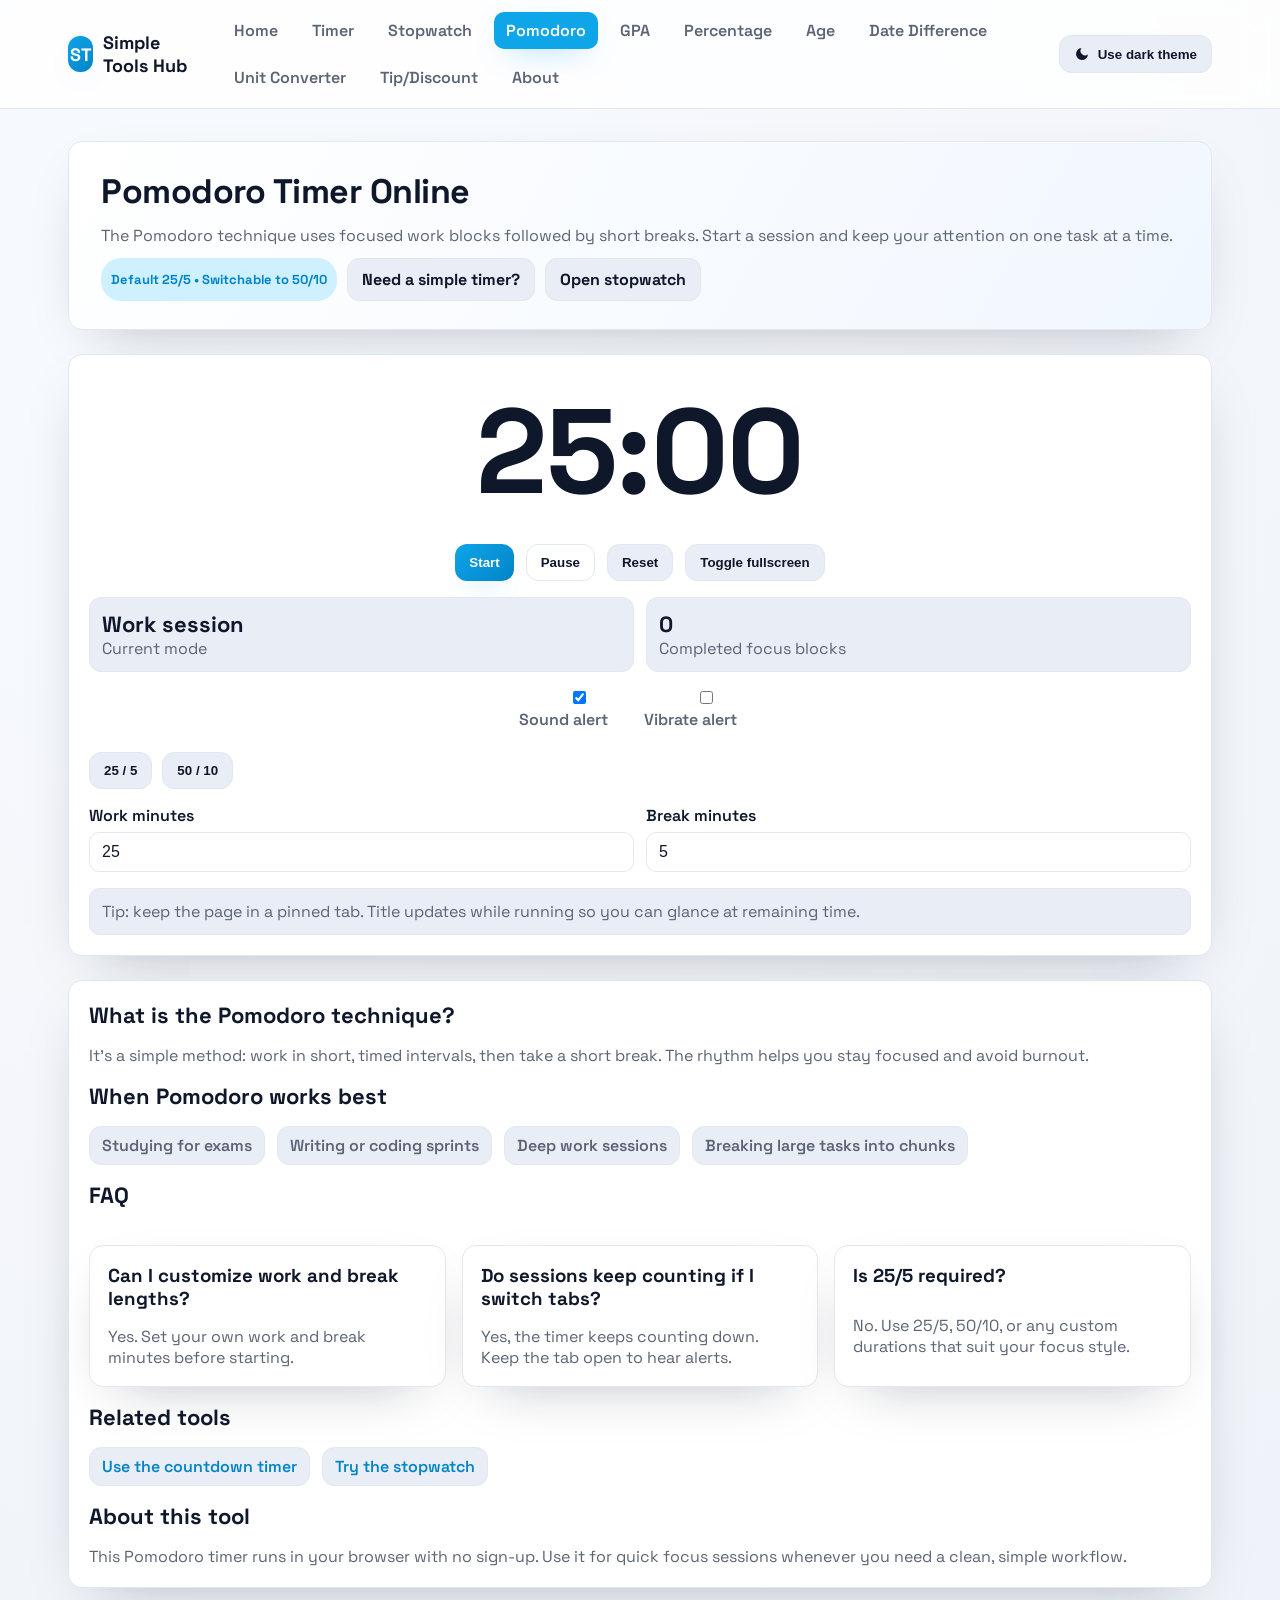
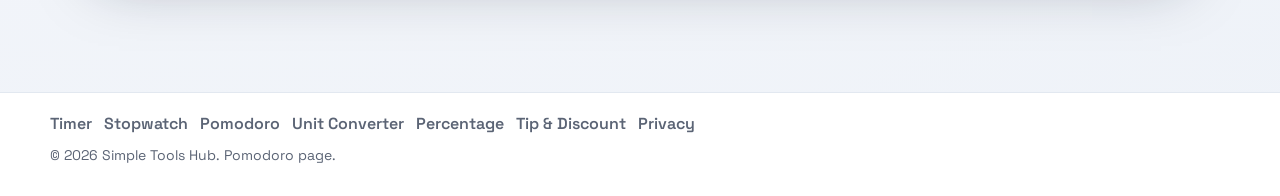
<file: pomodoro.html>
<!DOCTYPE html>
<html lang="en">
<head>
  <!-- Google tag (gtag.js) -->
  <script async src="https://www.googletagmanager.com/gtag/js?id=G-W875QDGRGS"></script>
  <script>
    window.dataLayer = window.dataLayer || [];
    function gtag(){dataLayer.push(arguments);}
    gtag('js', new Date());

    gtag('config', 'G-W875QDGRGS');
  </script>
  <meta charset="UTF-8">
  <meta name="viewport" content="width=device-width, initial-scale=1.0">
  <title>Pomodoro Timer Online - Focus Timer for Study and Deep Work</title>
  <meta name="description" content="Use the Pomodoro timer for focused work sessions with short breaks. Start with 25/5 or 50/10 presets or customize your own cycle.">
  <link rel="icon" href="assets/icons/favicon.svg">
  <link rel="stylesheet" href="assets/css/styles.css">
  <link rel="manifest" href="manifest.json">
</head>
<body>
  <header class="top-nav">
    <div class="nav-inner">
      <a class="brand" href="index.html">
        <span class="brand-badge">ST</span>
        <span>Simple Tools Hub</span>
      </a>
      <button class="nav-toggle" aria-label="Toggle navigation">Menu</button>
      <nav class="nav-links">
        <a href="index.html">Home</a>
        <a href="timer.html">Timer</a>
        <a href="stopwatch.html">Stopwatch</a>
        <a class="active" href="pomodoro.html">Pomodoro</a>
        <a href="gpa-calculator.html">GPA</a>
        <a href="percentage-calculator.html">Percentage</a>
        <a href="age-calculator.html">Age</a>
        <a href="date-difference-calculator.html">Date Difference</a>
        <a href="unit-converter.html">Unit Converter</a>
        <a href="tip-discount-calculator.html">Tip/Discount</a>
        <a href="about.html">About</a>
      </nav>
      <button class="btn ghost theme-toggle" id="theme-toggle" type="button" aria-label="Toggle theme">
        <svg class="theme-icon icon-sun" viewBox="0 0 24 24" aria-hidden="true" focusable="false">
          <circle cx="12" cy="12" r="4" fill="currentColor"/>
          <path d="M12 2v2M12 20v2M4.93 4.93l1.41 1.41M17.66 17.66l1.41 1.41M2 12h2M20 12h2M4.93 19.07l1.41-1.41M17.66 6.34l1.41-1.41" stroke="currentColor" stroke-width="2" stroke-linecap="round" fill="none"/>
        </svg>
        <svg class="theme-icon icon-moon" viewBox="0 0 24 24" aria-hidden="true" focusable="false">
          <path d="M21 12.79A9 9 0 1111.21 3a7 7 0 009.79 9.79z" fill="currentColor"/>
        </svg>
        <span class="theme-label">Use dark theme</span>
      </button>
    </div>
  </header>

  <main>
    <button class="btn ghost theme-toggle fullscreen-theme-toggle" type="button" aria-label="Toggle theme">
      <svg class="theme-icon icon-sun" viewBox="0 0 24 24" aria-hidden="true" focusable="false">
        <circle cx="12" cy="12" r="4" fill="currentColor"/>
        <path d="M12 2v2M12 20v2M4.93 4.93l1.41 1.41M17.66 17.66l1.41 1.41M2 12h2M20 12h2M4.93 19.07l1.41-1.41M17.66 6.34l1.41-1.41" stroke="currentColor" stroke-width="2" stroke-linecap="round" fill="none"/>
      </svg>
      <svg class="theme-icon icon-moon" viewBox="0 0 24 24" aria-hidden="true" focusable="false">
        <path d="M21 12.79A9 9 0 1111.21 3a7 7 0 009.79 9.79z" fill="currentColor"/>
      </svg>
      <span class="theme-label">Use dark theme</span>
    </button>
    <section class="hero">
      <h1>Pomodoro Timer Online</h1>
      <p>The Pomodoro technique uses focused work blocks followed by short breaks. Start a session and keep your attention on one task at a time.</p>
      <div class="btn-row">
        <span class="badge">Default 25/5 • Switchable to 50/10</span>
        <a class="btn ghost" href="timer.html">Need a simple timer?</a>
        <a class="btn ghost" href="stopwatch.html">Open stopwatch</a>
      </div>
    </section>

    <section class="tool-card">
      <div class="pomodoro-display" id="pomodoro-display">25:00</div>
      <div class="controls">
        <button class="btn primary" id="start-pomodoro">Start</button>
        <button class="btn" id="pause-pomodoro">Pause</button>
        <button class="btn ghost" id="reset-pomodoro">Reset</button>
        <button class="btn ghost" id="fullscreen-pomodoro">Toggle fullscreen</button>
      </div>
      <div class="kpis">
        <div class="kpi">
          <strong id="session-label">Work session</strong>
          <span class="muted">Current mode</span>
        </div>
        <div class="kpi">
          <strong id="session-count">0</strong>
          <span class="muted">Completed focus blocks</span>
        </div>
      </div>
      <div class="controls">
        <label class="muted"><input type="checkbox" id="pomo-sound-toggle" checked> Sound alert</label>
        <label class="muted"><input type="checkbox" id="pomo-vibrate-toggle"> Vibrate alert</label>
      </div>
      <div class="btn-row">
        <button class="btn ghost pom-preset" data-work="25" data-break="5">25 / 5</button>
        <button class="btn ghost pom-preset" data-work="50" data-break="10">50 / 10</button>
      </div>
      <div class="input-grid">
        <div>
          <label for="work-minutes">Work minutes</label>
          <input type="number" id="work-minutes" min="5" value="25">
        </div>
        <div>
          <label for="break-minutes">Break minutes</label>
          <input type="number" id="break-minutes" min="3" value="5">
        </div>
      </div>
      <div class="inline-note muted">Tip: keep the page in a pinned tab. Title updates while running so you can glance at remaining time.</div>
    </section>

    <section class="tool-card">
      <h2 class="section-title">What is the Pomodoro technique?</h2>
      <p class="description">It’s a simple method: work in short, timed intervals, then take a short break. The rhythm helps you stay focused and avoid burnout.</p>

      <h2 class="section-title">When Pomodoro works best</h2>
      <ul class="list-inline">
        <li>Studying for exams</li>
        <li>Writing or coding sprints</li>
        <li>Deep work sessions</li>
        <li>Breaking large tasks into chunks</li>
      </ul>

      <h2 class="section-title">FAQ</h2>
      <div class="grid">
        <div class="card">
          <h3>Can I customize work and break lengths?</h3>
          <p>Yes. Set your own work and break minutes before starting.</p>
        </div>
        <div class="card">
          <h3>Do sessions keep counting if I switch tabs?</h3>
          <p>Yes, the timer keeps counting down. Keep the tab open to hear alerts.</p>
        </div>
        <div class="card">
          <h3>Is 25/5 required?</h3>
          <p>No. Use 25/5, 50/10, or any custom durations that suit your focus style.</p>
        </div>
      </div>

      <h2 class="section-title">Related tools</h2>
      <ul class="list-inline">
        <li><a href="timer.html">Use the countdown timer</a></li>
        <li><a href="stopwatch.html">Try the stopwatch</a></li>
      </ul>

      <h2 class="section-title">About this tool</h2>
      <p class="description">This Pomodoro timer runs in your browser with no sign-up. Use it for quick focus sessions whenever you need a clean, simple workflow.</p>
    </section>
  </main>

  <footer class="footer">
    <div class="footer-inner">
      <div class="footer-links">
        <a href="timer.html">Timer</a>
        <a href="stopwatch.html">Stopwatch</a>
        <a href="pomodoro.html">Pomodoro</a>
        <a href="unit-converter.html">Unit Converter</a>
        <a href="percentage-calculator.html">Percentage</a>
        <a href="tip-discount-calculator.html">Tip & Discount</a>
        <a href="about.html">Privacy</a>
      </div>
      <div class="muted small">© <span class="year"></span> Simple Tools Hub. Pomodoro page.</div>
    </div>
  </footer>

  <script src="assets/js/common.js"></script>
  <script src="assets/js/pomodoro.js"></script>
</body>
</html>
</file>
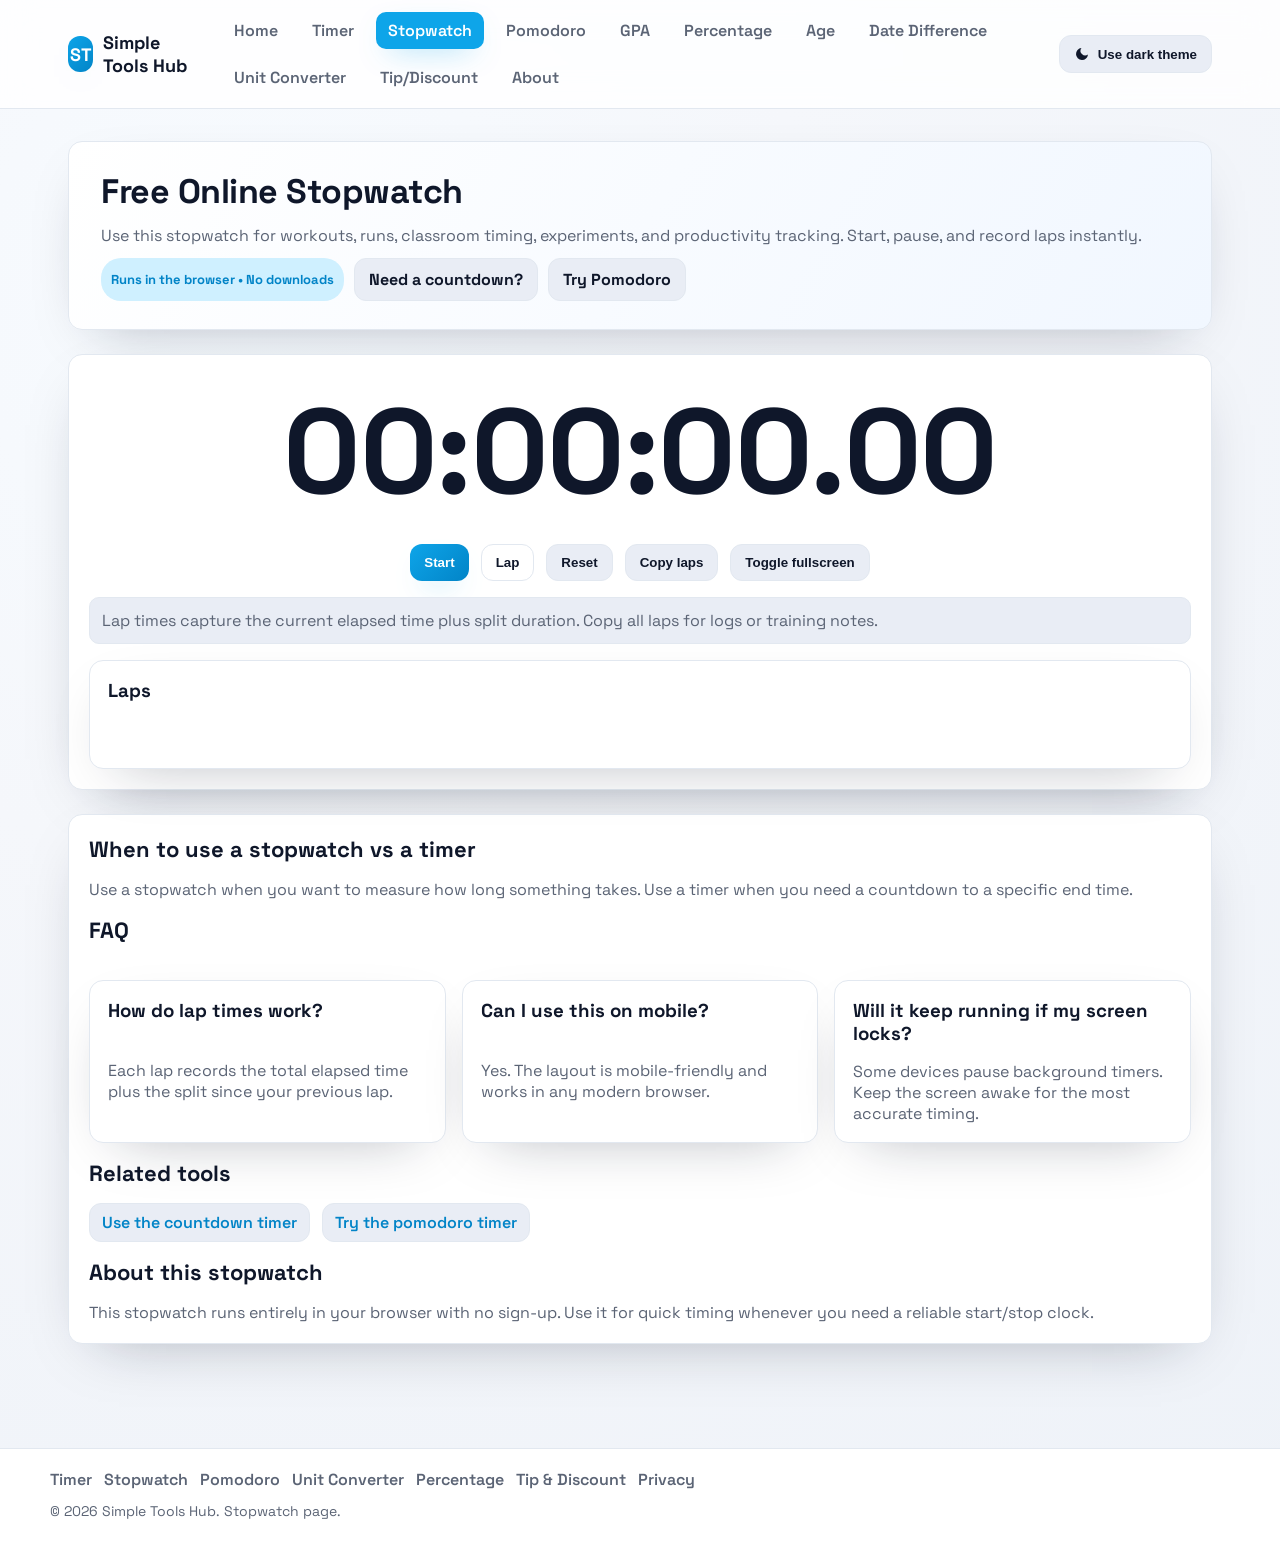
<file: stopwatch.html>
<!DOCTYPE html>
<html lang="en">
<head>
  <!-- Google tag (gtag.js) -->
  <script async src="https://www.googletagmanager.com/gtag/js?id=G-W875QDGRGS"></script>
  <script>
    window.dataLayer = window.dataLayer || [];
    function gtag(){dataLayer.push(arguments);}
    gtag('js', new Date());

    gtag('config', 'G-W875QDGRGS');
  </script>
  <meta charset="UTF-8">
  <meta name="viewport" content="width=device-width, initial-scale=1.0">
  <title>Free Online Stopwatch - Simple Stopwatch with Lap Timing</title>
  <meta name="description" content="Use a simple online stopwatch with lap timing for workouts, runs, classrooms, and experiments. Start instantly with no sign-up.">
  <link rel="icon" href="assets/icons/favicon.svg">
  <link rel="stylesheet" href="assets/css/styles.css">
  <link rel="manifest" href="manifest.json">
</head>
<body>
  <header class="top-nav">
    <div class="nav-inner">
      <a class="brand" href="index.html">
        <span class="brand-badge">ST</span>
        <span>Simple Tools Hub</span>
      </a>
      <button class="nav-toggle" aria-label="Toggle navigation">Menu</button>
      <nav class="nav-links">
        <a href="index.html">Home</a>
        <a href="timer.html">Timer</a>
        <a class="active" href="stopwatch.html">Stopwatch</a>
        <a href="pomodoro.html">Pomodoro</a>
        <a href="gpa-calculator.html">GPA</a>
        <a href="percentage-calculator.html">Percentage</a>
        <a href="age-calculator.html">Age</a>
        <a href="date-difference-calculator.html">Date Difference</a>
        <a href="unit-converter.html">Unit Converter</a>
        <a href="tip-discount-calculator.html">Tip/Discount</a>
        <a href="about.html">About</a>
      </nav>
      <button class="btn ghost theme-toggle" id="theme-toggle" type="button" aria-label="Toggle theme">
        <svg class="theme-icon icon-sun" viewBox="0 0 24 24" aria-hidden="true" focusable="false">
          <circle cx="12" cy="12" r="4" fill="currentColor"/>
          <path d="M12 2v2M12 20v2M4.93 4.93l1.41 1.41M17.66 17.66l1.41 1.41M2 12h2M20 12h2M4.93 19.07l1.41-1.41M17.66 6.34l1.41-1.41" stroke="currentColor" stroke-width="2" stroke-linecap="round" fill="none"/>
        </svg>
        <svg class="theme-icon icon-moon" viewBox="0 0 24 24" aria-hidden="true" focusable="false">
          <path d="M21 12.79A9 9 0 1111.21 3a7 7 0 009.79 9.79z" fill="currentColor"/>
        </svg>
        <span class="theme-label">Use dark theme</span>
      </button>
    </div>
  </header>

  <main>
    <button class="btn ghost theme-toggle fullscreen-theme-toggle" type="button" aria-label="Toggle theme">
      <svg class="theme-icon icon-sun" viewBox="0 0 24 24" aria-hidden="true" focusable="false">
        <circle cx="12" cy="12" r="4" fill="currentColor"/>
        <path d="M12 2v2M12 20v2M4.93 4.93l1.41 1.41M17.66 17.66l1.41 1.41M2 12h2M20 12h2M4.93 19.07l1.41-1.41M17.66 6.34l1.41-1.41" stroke="currentColor" stroke-width="2" stroke-linecap="round" fill="none"/>
      </svg>
      <svg class="theme-icon icon-moon" viewBox="0 0 24 24" aria-hidden="true" focusable="false">
        <path d="M21 12.79A9 9 0 1111.21 3a7 7 0 009.79 9.79z" fill="currentColor"/>
      </svg>
      <span class="theme-label">Use dark theme</span>
    </button>
    <section class="hero">
      <h1>Free Online Stopwatch</h1>
      <p>Use this stopwatch for workouts, runs, classroom timing, experiments, and productivity tracking. Start, pause, and record laps instantly.</p>
      <div class="btn-row">
        <span class="badge">Runs in the browser • No downloads</span>
        <a class="btn ghost" href="timer.html">Need a countdown?</a>
        <a class="btn ghost" href="pomodoro.html">Try Pomodoro</a>
      </div>
    </section>

    <section class="tool-card">
      <div class="stopwatch-display" id="stopwatch-display">00:00.00</div>
      <div class="controls">
        <button class="btn primary" id="start-stopwatch">Start</button>
        <button class="btn" id="lap-btn">Lap</button>
        <button class="btn ghost" id="reset-stopwatch">Reset</button>
        <button class="btn ghost" id="copy-laps">Copy laps</button>
        <button class="btn ghost" id="fullscreen-stopwatch">Toggle fullscreen</button>
      </div>
      <div class="inline-note muted">Lap times capture the current elapsed time plus split duration. Copy all laps for logs or training notes.</div>
      <div class="card">
        <h3>Laps</h3>
        <ol id="laps-list" class="muted" aria-live="polite"></ol>
      </div>
    </section>

    <section class="tool-card">
      <h2 class="section-title">When to use a stopwatch vs a timer</h2>
      <p class="description">Use a stopwatch when you want to measure how long something takes. Use a timer when you need a countdown to a specific end time.</p>

      <h2 class="section-title">FAQ</h2>
      <div class="grid">
        <div class="card">
          <h3>How do lap times work?</h3>
          <p>Each lap records the total elapsed time plus the split since your previous lap.</p>
        </div>
        <div class="card">
          <h3>Can I use this on mobile?</h3>
          <p>Yes. The layout is mobile-friendly and works in any modern browser.</p>
        </div>
        <div class="card">
          <h3>Will it keep running if my screen locks?</h3>
          <p>Some devices pause background timers. Keep the screen awake for the most accurate timing.</p>
        </div>
      </div>

      <h2 class="section-title">Related tools</h2>
      <ul class="list-inline">
        <li><a href="timer.html">Use the countdown timer</a></li>
        <li><a href="pomodoro.html">Try the pomodoro timer</a></li>
      </ul>

      <h2 class="section-title">About this stopwatch</h2>
      <p class="description">This stopwatch runs entirely in your browser with no sign-up. Use it for quick timing whenever you need a reliable start/stop clock.</p>
    </section>
  </main>

  <footer class="footer">
    <div class="footer-inner">
      <div class="footer-links">
        <a href="timer.html">Timer</a>
        <a href="stopwatch.html">Stopwatch</a>
        <a href="pomodoro.html">Pomodoro</a>
        <a href="unit-converter.html">Unit Converter</a>
        <a href="percentage-calculator.html">Percentage</a>
        <a href="tip-discount-calculator.html">Tip & Discount</a>
        <a href="about.html">Privacy</a>
      </div>
      <div class="muted small">© <span class="year"></span> Simple Tools Hub. Stopwatch page.</div>
    </div>
  </footer>

  <script src="assets/js/common.js"></script>
  <script src="assets/js/stopwatch.js"></script>
</body>
</html>
</file>
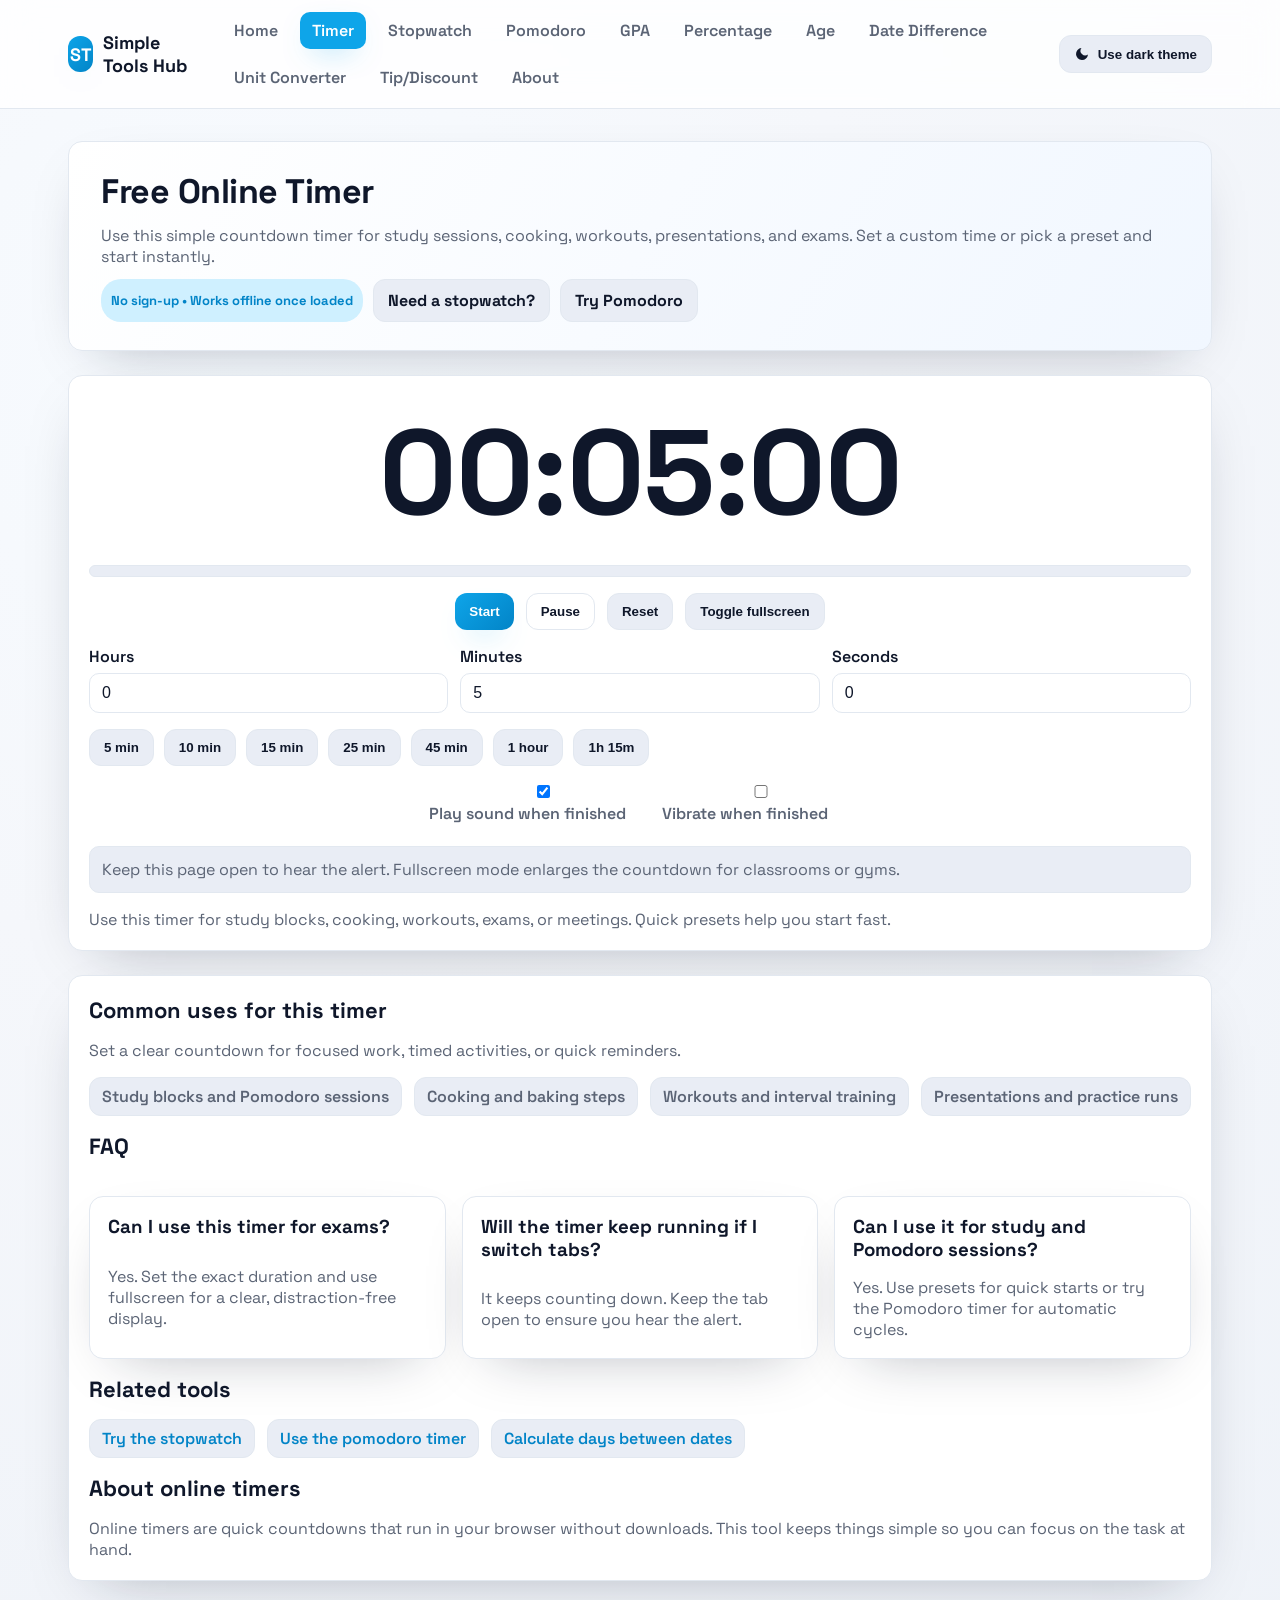
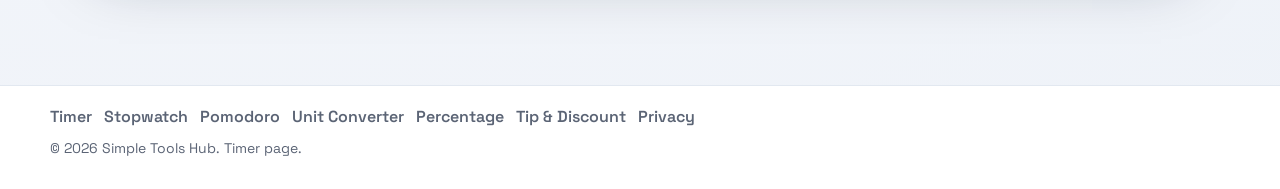
<file: timer.html>
<!DOCTYPE html>
<html lang="en">
<head>
  <!-- Google tag (gtag.js) -->
  <script async src="https://www.googletagmanager.com/gtag/js?id=G-W875QDGRGS"></script>
  <script>
    window.dataLayer = window.dataLayer || [];
    function gtag(){dataLayer.push(arguments);}
    gtag('js', new Date());

    gtag('config', 'G-W875QDGRGS');
  </script>
  <meta charset="UTF-8">
  <meta name="viewport" content="width=device-width, initial-scale=1.0">
  <title>Free Online Timer - Countdown Timer for Study, Cooking, Workouts, and Exams</title>
  <meta name="description" content="Use a simple online countdown timer for study sessions, cooking, workouts, presentations, and exams. Presets, fullscreen, and alerts included.">
  <link rel="icon" href="assets/icons/favicon.svg">
  <link rel="stylesheet" href="assets/css/styles.css">
  <link rel="manifest" href="manifest.json">
</head>
<body>
  <header class="top-nav">
    <div class="nav-inner">
      <a class="brand" href="index.html">
        <span class="brand-badge">ST</span>
        <span>Simple Tools Hub</span>
      </a>
      <button class="nav-toggle" aria-label="Toggle navigation">Menu</button>
      <nav class="nav-links">
        <a href="index.html">Home</a>
        <a class="active" href="timer.html">Timer</a>
        <a href="stopwatch.html">Stopwatch</a>
        <a href="pomodoro.html">Pomodoro</a>
        <a href="gpa-calculator.html">GPA</a>
        <a href="percentage-calculator.html">Percentage</a>
        <a href="age-calculator.html">Age</a>
        <a href="date-difference-calculator.html">Date Difference</a>
        <a href="unit-converter.html">Unit Converter</a>
        <a href="tip-discount-calculator.html">Tip/Discount</a>
        <a href="about.html">About</a>
      </nav>
      <button class="btn ghost theme-toggle" id="theme-toggle" type="button" aria-label="Toggle theme">
        <svg class="theme-icon icon-sun" viewBox="0 0 24 24" aria-hidden="true" focusable="false">
          <circle cx="12" cy="12" r="4" fill="currentColor"/>
          <path d="M12 2v2M12 20v2M4.93 4.93l1.41 1.41M17.66 17.66l1.41 1.41M2 12h2M20 12h2M4.93 19.07l1.41-1.41M17.66 6.34l1.41-1.41" stroke="currentColor" stroke-width="2" stroke-linecap="round" fill="none"/>
        </svg>
        <svg class="theme-icon icon-moon" viewBox="0 0 24 24" aria-hidden="true" focusable="false">
          <path d="M21 12.79A9 9 0 1111.21 3a7 7 0 009.79 9.79z" fill="currentColor"/>
        </svg>
        <span class="theme-label">Use dark theme</span>
      </button>
    </div>
  </header>

  <main>
    <button class="btn ghost theme-toggle fullscreen-theme-toggle" type="button" aria-label="Toggle theme">
      <svg class="theme-icon icon-sun" viewBox="0 0 24 24" aria-hidden="true" focusable="false">
        <circle cx="12" cy="12" r="4" fill="currentColor"/>
        <path d="M12 2v2M12 20v2M4.93 4.93l1.41 1.41M17.66 17.66l1.41 1.41M2 12h2M20 12h2M4.93 19.07l1.41-1.41M17.66 6.34l1.41-1.41" stroke="currentColor" stroke-width="2" stroke-linecap="round" fill="none"/>
      </svg>
      <svg class="theme-icon icon-moon" viewBox="0 0 24 24" aria-hidden="true" focusable="false">
        <path d="M21 12.79A9 9 0 1111.21 3a7 7 0 009.79 9.79z" fill="currentColor"/>
      </svg>
      <span class="theme-label">Use dark theme</span>
    </button>
    <section class="hero">
      <h1>Free Online Timer</h1>
      <p>Use this simple countdown timer for study sessions, cooking, workouts, presentations, and exams. Set a custom time or pick a preset and start instantly.</p>
      <div class="btn-row">
        <span class="badge">No sign-up • Works offline once loaded</span>
        <a class="btn ghost" href="stopwatch.html">Need a stopwatch?</a>
        <a class="btn ghost" href="pomodoro.html">Try Pomodoro</a>
      </div>
    </section>

    <section class="tool-card">
      <div class="timer-display" id="timer-display">00:05:00</div>
      <div class="progress-track">
        <div class="progress-fill" id="timer-progress" style="width: 0%"></div>
      </div>
      <div class="controls">
        <button class="btn primary" id="start-timer">Start</button>
        <button class="btn" id="pause-timer">Pause</button>
        <button class="btn ghost" id="reset-timer">Reset</button>
        <button class="btn ghost" id="fullscreen-btn">Toggle fullscreen</button>
      </div>
      <div class="input-grid">
        <div>
          <label for="hours">Hours</label>
          <input type="number" id="hours" min="0" value="0">
        </div>
        <div>
          <label for="minutes">Minutes</label>
          <input type="number" id="minutes" min="0" value="5">
        </div>
        <div>
          <label for="seconds">Seconds</label>
          <input type="number" id="seconds" min="0" value="0">
        </div>
      </div>
      <div class="btn-row">
        <button class="btn ghost preset" data-minutes="5">5 min</button>
        <button class="btn ghost preset" data-minutes="10">10 min</button>
        <button class="btn ghost preset" data-minutes="15">15 min</button>
        <button class="btn ghost preset" data-minutes="25">25 min</button>
        <button class="btn ghost preset" data-minutes="45">45 min</button>
        <button class="btn ghost preset" data-minutes="60">1 hour</button>
        <button class="btn ghost preset" data-minutes="75">1h 15m</button>
      </div>
      <div class="controls">
        <label class="muted"><input type="checkbox" id="sound-toggle" checked> Play sound when finished</label>
        <label class="muted"><input type="checkbox" id="vibrate-toggle"> Vibrate when finished</label>
      </div>
      <div class="inline-note muted">Keep this page open to hear the alert. Fullscreen mode enlarges the countdown for classrooms or gyms.</div>
      <p class="description">Use this timer for study blocks, cooking, workouts, exams, or meetings. Quick presets help you start fast.</p>
    </section>

    <section class="tool-card">
      <h2 class="section-title">Common uses for this timer</h2>
      <p class="description">Set a clear countdown for focused work, timed activities, or quick reminders.</p>
      <ul class="list-inline">
        <li>Study blocks and Pomodoro sessions</li>
        <li>Cooking and baking steps</li>
        <li>Workouts and interval training</li>
        <li>Presentations and practice runs</li>
      </ul>

      <h2 class="section-title">FAQ</h2>
      <div class="grid">
        <div class="card">
          <h3>Can I use this timer for exams?</h3>
          <p>Yes. Set the exact duration and use fullscreen for a clear, distraction-free display.</p>
        </div>
        <div class="card">
          <h3>Will the timer keep running if I switch tabs?</h3>
          <p>It keeps counting down. Keep the tab open to ensure you hear the alert.</p>
        </div>
        <div class="card">
          <h3>Can I use it for study and Pomodoro sessions?</h3>
          <p>Yes. Use presets for quick starts or try the Pomodoro timer for automatic cycles.</p>
        </div>
      </div>

      <h2 class="section-title">Related tools</h2>
      <ul class="list-inline">
        <li><a href="stopwatch.html">Try the stopwatch</a></li>
        <li><a href="pomodoro.html">Use the pomodoro timer</a></li>
        <li><a href="date-difference-calculator.html">Calculate days between dates</a></li>
      </ul>

      <h2 class="section-title">About online timers</h2>
      <p class="description">Online timers are quick countdowns that run in your browser without downloads. This tool keeps things simple so you can focus on the task at hand.</p>
    </section>
  </main>

  <footer class="footer">
    <div class="footer-inner">
      <div class="footer-links">
        <a href="timer.html">Timer</a>
        <a href="stopwatch.html">Stopwatch</a>
        <a href="pomodoro.html">Pomodoro</a>
        <a href="unit-converter.html">Unit Converter</a>
        <a href="percentage-calculator.html">Percentage</a>
        <a href="tip-discount-calculator.html">Tip & Discount</a>
        <a href="about.html">Privacy</a>
      </div>
      <div class="muted small">© <span class="year"></span> Simple Tools Hub. Timer page.</div>
    </div>
  </footer>

  <script src="assets/js/common.js"></script>
  <script src="assets/js/timer.js"></script>
</body>
</html>
</file>
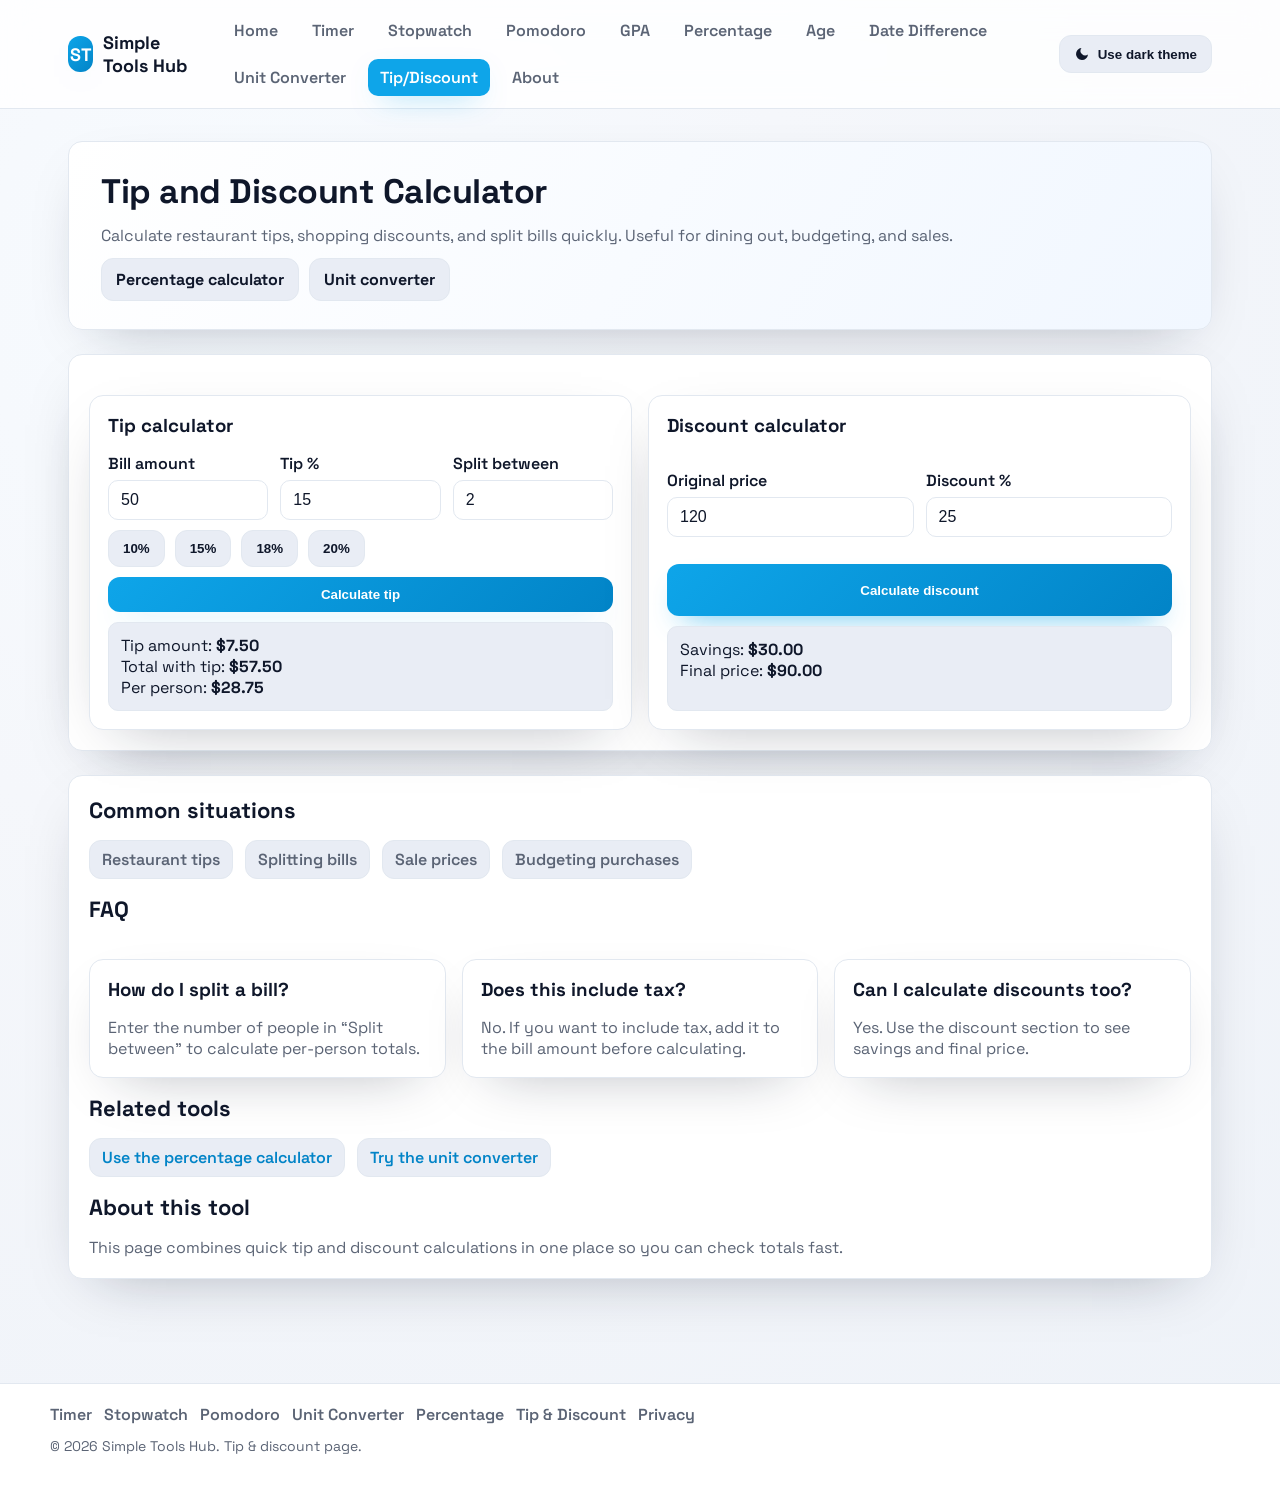
<file: tip-discount-calculator.html>
<!DOCTYPE html>
<html lang="en">
<head>
  <!-- Google tag (gtag.js) -->
  <script async src="https://www.googletagmanager.com/gtag/js?id=G-W875QDGRGS"></script>
  <script>
    window.dataLayer = window.dataLayer || [];
    function gtag(){dataLayer.push(arguments);}
    gtag('js', new Date());

    gtag('config', 'G-W875QDGRGS');
  </script>
  <meta charset="UTF-8">
  <meta name="viewport" content="width=device-width, initial-scale=1.0">
  <title>Tip and Discount Calculator - Calculate Tips, Savings, and Final Price</title>
  <meta name="description" content="Calculate restaurant tips, split bills, and find final prices after discounts. Fast, simple, and accurate.">
  <link rel="icon" href="assets/icons/favicon.svg">
  <link rel="stylesheet" href="assets/css/styles.css">
  <link rel="manifest" href="manifest.json">
</head>
<body>
  <header class="top-nav">
    <div class="nav-inner">
      <a class="brand" href="index.html">
        <span class="brand-badge">ST</span>
        <span>Simple Tools Hub</span>
      </a>
      <button class="nav-toggle" aria-label="Toggle navigation">Menu</button>
      <nav class="nav-links">
        <a href="index.html">Home</a>
        <a href="timer.html">Timer</a>
        <a href="stopwatch.html">Stopwatch</a>
        <a href="pomodoro.html">Pomodoro</a>
        <a href="gpa-calculator.html">GPA</a>
        <a href="percentage-calculator.html">Percentage</a>
        <a href="age-calculator.html">Age</a>
        <a href="date-difference-calculator.html">Date Difference</a>
        <a href="unit-converter.html">Unit Converter</a>
        <a class="active" href="tip-discount-calculator.html">Tip/Discount</a>
        <a href="about.html">About</a>
      </nav>
      <button class="btn ghost theme-toggle" id="theme-toggle" type="button" aria-label="Toggle theme">
        <svg class="theme-icon icon-sun" viewBox="0 0 24 24" aria-hidden="true" focusable="false">
          <circle cx="12" cy="12" r="4" fill="currentColor"/>
          <path d="M12 2v2M12 20v2M4.93 4.93l1.41 1.41M17.66 17.66l1.41 1.41M2 12h2M20 12h2M4.93 19.07l1.41-1.41M17.66 6.34l1.41-1.41" stroke="currentColor" stroke-width="2" stroke-linecap="round" fill="none"/>
        </svg>
        <svg class="theme-icon icon-moon" viewBox="0 0 24 24" aria-hidden="true" focusable="false">
          <path d="M21 12.79A9 9 0 1111.21 3a7 7 0 009.79 9.79z" fill="currentColor"/>
        </svg>
        <span class="theme-label">Use dark theme</span>
      </button>
    </div>
  </header>

  <main>
    <section class="hero">
      <h1>Tip and Discount Calculator</h1>
      <p>Calculate restaurant tips, shopping discounts, and split bills quickly. Useful for dining out, budgeting, and sales.</p>
      <div class="btn-row">
        <a class="btn ghost" href="percentage-calculator.html">Percentage calculator</a>
        <a class="btn ghost" href="unit-converter.html">Unit converter</a>
      </div>
    </section>

    <section class="tool-card">
      <div class="grid">
        <div class="card">
          <h3>Tip calculator</h3>
          <div class="input-grid">
            <div>
              <label for="bill-amount">Bill amount</label>
              <input type="number" id="bill-amount" value="50" step="0.01">
            </div>
            <div>
              <label for="tip-percent">Tip %</label>
              <input type="number" id="tip-percent" value="15" step="1">
            </div>
            <div>
              <label for="split-count">Split between</label>
              <input type="number" id="split-count" value="2" min="1">
            </div>
          </div>
          <div class="btn-row">
            <button class="btn ghost tip-preset" data-tip="10">10%</button>
            <button class="btn ghost tip-preset" data-tip="15">15%</button>
            <button class="btn ghost tip-preset" data-tip="18">18%</button>
            <button class="btn ghost tip-preset" data-tip="20">20%</button>
          </div>
          <button class="btn primary" id="calc-tip">Calculate tip</button>
          <div class="inline-note">
            <div>Tip amount: <strong id="tip-amount">$7.50</strong></div>
            <div>Total with tip: <strong id="tip-total">$57.50</strong></div>
            <div>Per person: <strong id="tip-per-person">$28.75</strong></div>
          </div>
        </div>

        <div class="card">
          <h3>Discount calculator</h3>
          <div class="input-grid">
            <div>
              <label for="original-price">Original price</label>
              <input type="number" id="original-price" value="120" step="0.01">
            </div>
            <div>
              <label for="discount-percent">Discount %</label>
              <input type="number" id="discount-percent" value="25" step="0.1">
            </div>
          </div>
          <button class="btn primary" id="calc-discount">Calculate discount</button>
          <div class="inline-note">
            <div>Savings: <strong id="savings">$30.00</strong></div>
            <div>Final price: <strong id="final-price">$90.00</strong></div>
          </div>
        </div>
      </div>
    </section>

    <section class="tool-card">
      <h2 class="section-title">Common situations</h2>
      <ul class="list-inline">
        <li>Restaurant tips</li>
        <li>Splitting bills</li>
        <li>Sale prices</li>
        <li>Budgeting purchases</li>
      </ul>

      <h2 class="section-title">FAQ</h2>
      <div class="grid">
        <div class="card">
          <h3>How do I split a bill?</h3>
          <p>Enter the number of people in “Split between” to calculate per-person totals.</p>
        </div>
        <div class="card">
          <h3>Does this include tax?</h3>
          <p>No. If you want to include tax, add it to the bill amount before calculating.</p>
        </div>
        <div class="card">
          <h3>Can I calculate discounts too?</h3>
          <p>Yes. Use the discount section to see savings and final price.</p>
        </div>
      </div>

      <h2 class="section-title">Related tools</h2>
      <ul class="list-inline">
        <li><a href="percentage-calculator.html">Use the percentage calculator</a></li>
        <li><a href="unit-converter.html">Try the unit converter</a></li>
      </ul>

      <h2 class="section-title">About this tool</h2>
      <p class="description">This page combines quick tip and discount calculations in one place so you can check totals fast.</p>
    </section>
  </main>

  <footer class="footer">
    <div class="footer-inner">
      <div class="footer-links">
        <a href="timer.html">Timer</a>
        <a href="stopwatch.html">Stopwatch</a>
        <a href="pomodoro.html">Pomodoro</a>
        <a href="unit-converter.html">Unit Converter</a>
        <a href="percentage-calculator.html">Percentage</a>
        <a href="tip-discount-calculator.html">Tip & Discount</a>
        <a href="about.html">Privacy</a>
      </div>
      <div class="muted small">© <span class="year"></span> Simple Tools Hub. Tip & discount page.</div>
    </div>
  </footer>

  <script src="assets/js/common.js"></script>
  <script src="assets/js/tip-discount.js"></script>
</body>
</html>
</file>
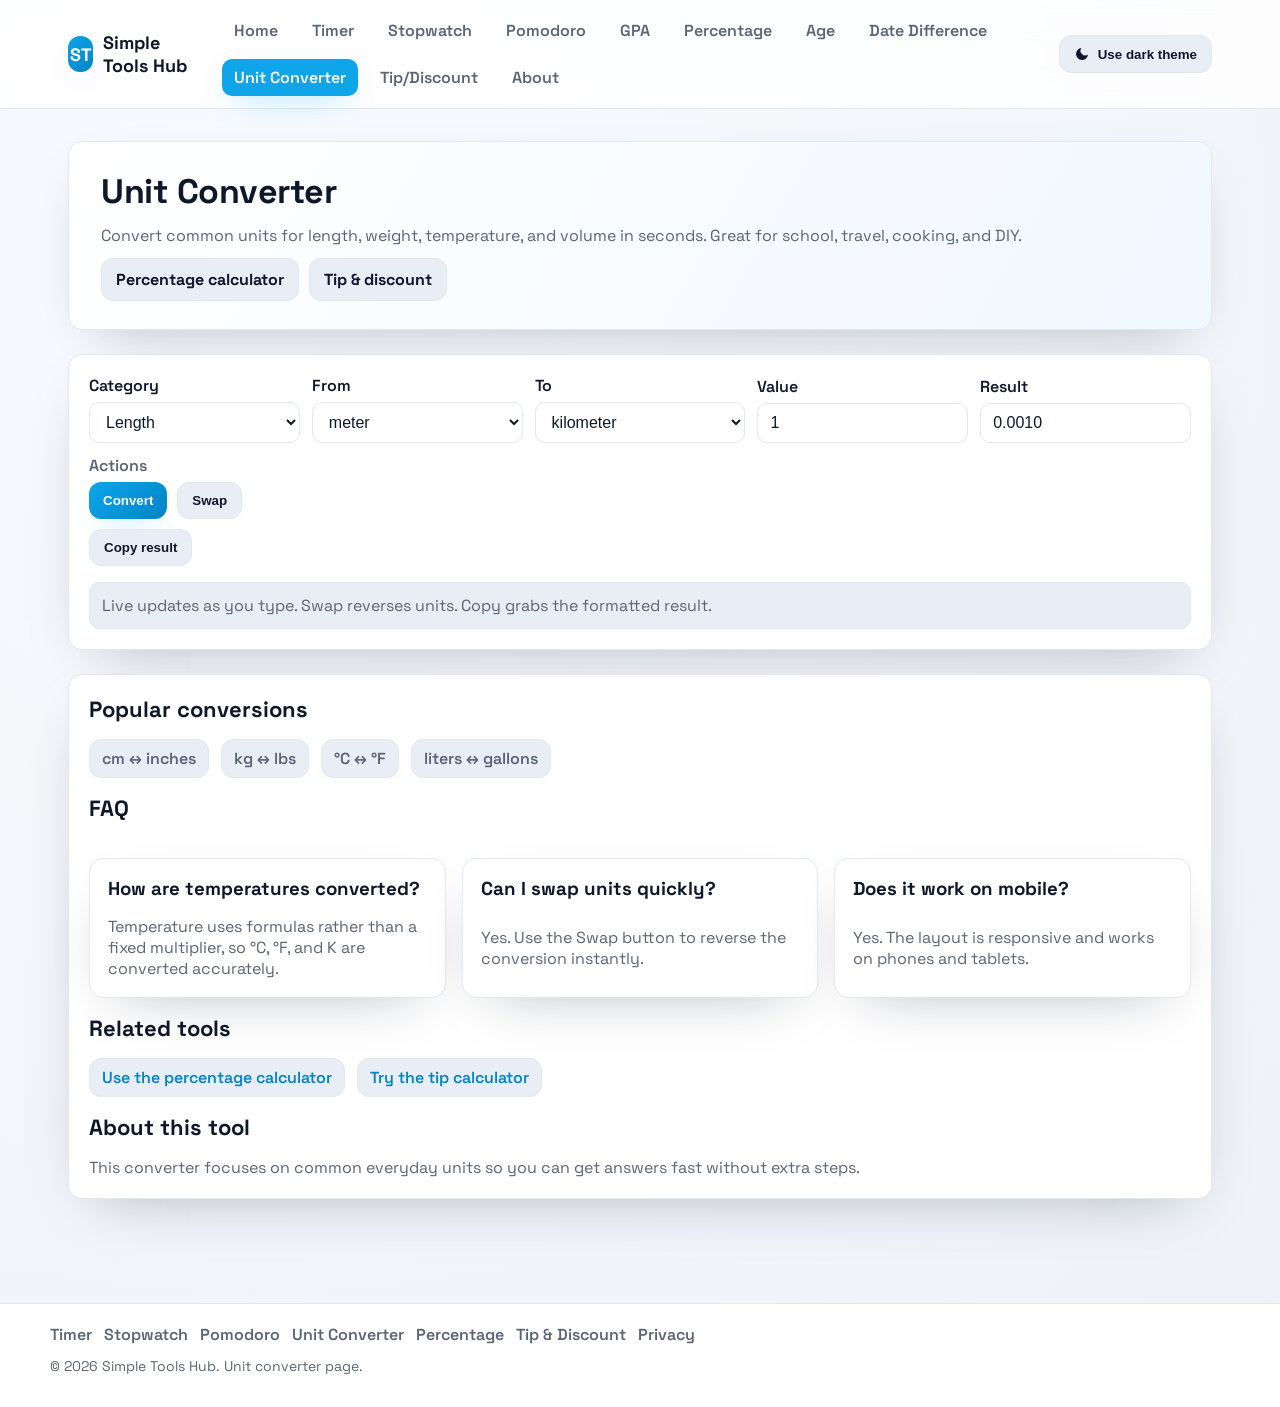
<file: unit-converter.html>
<!DOCTYPE html>
<html lang="en">
<head>
  <!-- Google tag (gtag.js) -->
  <script async src="https://www.googletagmanager.com/gtag/js?id=G-W875QDGRGS"></script>
  <script>
    window.dataLayer = window.dataLayer || [];
    function gtag(){dataLayer.push(arguments);}
    gtag('js', new Date());

    gtag('config', 'G-W875QDGRGS');
  </script>
  <meta charset="UTF-8">
  <meta name="viewport" content="width=device-width, initial-scale=1.0">
  <title>Unit Converter - Length, Weight, Temperature and More</title>
  <meta name="description" content="Quickly convert everyday units for length, weight, temperature, and volume. Simple one-page converter with common units.">
  <link rel="icon" href="assets/icons/favicon.svg">
  <link rel="stylesheet" href="assets/css/styles.css">
  <link rel="manifest" href="manifest.json">
</head>
<body>
  <header class="top-nav">
    <div class="nav-inner">
      <a class="brand" href="index.html">
        <span class="brand-badge">ST</span>
        <span>Simple Tools Hub</span>
      </a>
      <button class="nav-toggle" aria-label="Toggle navigation">Menu</button>
      <nav class="nav-links">
        <a href="index.html">Home</a>
        <a href="timer.html">Timer</a>
        <a href="stopwatch.html">Stopwatch</a>
        <a href="pomodoro.html">Pomodoro</a>
        <a href="gpa-calculator.html">GPA</a>
        <a href="percentage-calculator.html">Percentage</a>
        <a href="age-calculator.html">Age</a>
        <a href="date-difference-calculator.html">Date Difference</a>
        <a class="active" href="unit-converter.html">Unit Converter</a>
        <a href="tip-discount-calculator.html">Tip/Discount</a>
        <a href="about.html">About</a>
      </nav>
      <button class="btn ghost theme-toggle" id="theme-toggle" type="button" aria-label="Toggle theme">
        <svg class="theme-icon icon-sun" viewBox="0 0 24 24" aria-hidden="true" focusable="false">
          <circle cx="12" cy="12" r="4" fill="currentColor"/>
          <path d="M12 2v2M12 20v2M4.93 4.93l1.41 1.41M17.66 17.66l1.41 1.41M2 12h2M20 12h2M4.93 19.07l1.41-1.41M17.66 6.34l1.41-1.41" stroke="currentColor" stroke-width="2" stroke-linecap="round" fill="none"/>
        </svg>
        <svg class="theme-icon icon-moon" viewBox="0 0 24 24" aria-hidden="true" focusable="false">
          <path d="M21 12.79A9 9 0 1111.21 3a7 7 0 009.79 9.79z" fill="currentColor"/>
        </svg>
        <span class="theme-label">Use dark theme</span>
      </button>
    </div>
  </header>

  <main>
    <section class="hero">
      <h1>Unit Converter</h1>
      <p>Convert common units for length, weight, temperature, and volume in seconds. Great for school, travel, cooking, and DIY.</p>
      <div class="btn-row">
        <a class="btn ghost" href="percentage-calculator.html">Percentage calculator</a>
        <a class="btn ghost" href="tip-discount-calculator.html">Tip & discount</a>
      </div>
    </section>

    <section class="tool-card">
      <div class="converter-grid">
        <div>
          <label for="category">Category</label>
          <select id="category">
            <option value="length">Length</option>
            <option value="weight">Weight</option>
            <option value="temperature">Temperature</option>
            <option value="volume">Volume</option>
          </select>
        </div>
        <div>
          <label for="from-unit">From</label>
          <select id="from-unit"></select>
        </div>
        <div>
          <label for="to-unit">To</label>
          <select id="to-unit"></select>
        </div>
        <div>
          <label for="from-value">Value</label>
          <input type="number" id="from-value" value="1" step="any">
        </div>
        <div>
          <label for="to-value">Result</label>
          <input type="text" id="to-value" readonly>
        </div>
        <div>
          <label class="muted">Actions</label>
          <div class="btn-row">
            <button class="btn primary" id="convert-btn">Convert</button>
            <button class="btn ghost" id="swap-btn">Swap</button>
            <button class="btn ghost" id="copy-conversion">Copy result</button>
          </div>
        </div>
      </div>
      <div class="inline-note muted">Live updates as you type. Swap reverses units. Copy grabs the formatted result.</div>
    </section>

    <section class="tool-card">
      <h2 class="section-title">Popular conversions</h2>
      <ul class="list-inline">
        <li>cm ↔ inches</li>
        <li>kg ↔ lbs</li>
        <li>°C ↔ °F</li>
        <li>liters ↔ gallons</li>
      </ul>

      <h2 class="section-title">FAQ</h2>
      <div class="grid">
        <div class="card">
          <h3>How are temperatures converted?</h3>
          <p>Temperature uses formulas rather than a fixed multiplier, so °C, °F, and K are converted accurately.</p>
        </div>
        <div class="card">
          <h3>Can I swap units quickly?</h3>
          <p>Yes. Use the Swap button to reverse the conversion instantly.</p>
        </div>
        <div class="card">
          <h3>Does it work on mobile?</h3>
          <p>Yes. The layout is responsive and works on phones and tablets.</p>
        </div>
      </div>

      <h2 class="section-title">Related tools</h2>
      <ul class="list-inline">
        <li><a href="percentage-calculator.html">Use the percentage calculator</a></li>
        <li><a href="tip-discount-calculator.html">Try the tip calculator</a></li>
      </ul>

      <h2 class="section-title">About this tool</h2>
      <p class="description">This converter focuses on common everyday units so you can get answers fast without extra steps.</p>
    </section>
  </main>

  <footer class="footer">
    <div class="footer-inner">
      <div class="footer-links">
        <a href="timer.html">Timer</a>
        <a href="stopwatch.html">Stopwatch</a>
        <a href="pomodoro.html">Pomodoro</a>
        <a href="unit-converter.html">Unit Converter</a>
        <a href="percentage-calculator.html">Percentage</a>
        <a href="tip-discount-calculator.html">Tip & Discount</a>
        <a href="about.html">Privacy</a>
      </div>
      <div class="muted small">© <span class="year"></span> Simple Tools Hub. Unit converter page.</div>
    </div>
  </footer>

  <script src="assets/js/common.js"></script>
  <script src="assets/js/unit-converter.js"></script>
</body>
</html>
</file>
<file: assets/css/styles.css>
@import url('https://fonts.googleapis.com/css2?family=Space+Grotesk:wght@400;500;600;700&display=swap');

:root {
  --bg: #f5f7fb;
  --bg-strong: #e9edf5;
  --card: #ffffff;
  --text: #0f172a;
  --muted: #5b6475;
  --accent: #0ea5e9;
  --accent-strong: #0284c7;
  --accent-soft: #cff0ff;
  --border: #e2e8f0;
  --shadow: 0 20px 60px -30px rgba(15, 23, 42, 0.35);
  --radius: 14px;
  --font-sans: 'Space Grotesk', 'Segoe UI', system-ui, -apple-system, sans-serif;
  --nav-bg: rgba(255, 255, 255, 0.82);
  --input-bg: #ffffff;
  --bg-gradient: radial-gradient(circle at 20% 20%, #f7fbff 0, #f5f7fb 35%, #eef2f8 100%);
}

:root[data-theme=\"dark\"], .dark-theme {
  --bg: #000000;
  --bg-strong: #0b0b0b;
  --card: #0f1115;
  --text: #e5e7eb;
  --muted: #9ca3af;
  --accent: #22c55e;
  --accent-strong: #16a34a;
  --accent-soft: #0f2a1a;
  --border: #1b1b1b;
  --shadow: 0 24px 70px -50px rgba(0, 0, 0, 0.85);
  --nav-bg: rgba(0, 0, 0, 0.85);
  --input-bg: #0b0b0b;
  --bg-gradient: #000000;
}

* {
  box-sizing: border-box;
}

body {
  margin: 0;
  font-family: var(--font-sans);
  background: var(--bg-gradient);
  color: var(--text);
  min-height: 100vh;
}

a {
  color: var(--accent-strong);
  text-decoration: none;
}

a:hover {
  color: var(--accent);
}

.top-nav {
  position: sticky;
  top: 0;
  z-index: 10;
  backdrop-filter: blur(16px);
  background: var(--nav-bg);
  border-bottom: 1px solid var(--border);
}

.nav-inner {
  max-width: 1180px;
  margin: 0 auto;
  padding: 12px 18px;
  display: flex;
  align-items: center;
  justify-content: space-between;
  gap: 16px;
}

.brand {
  display: flex;
  align-items: center;
  gap: 10px;
  font-weight: 700;
  font-size: 18px;
  color: var(--text);
}

.brand-badge {
  width: 36px;
  height: 36px;
  border-radius: 12px;
  background: linear-gradient(135deg, var(--accent), var(--accent-strong));
  color: white;
  display: grid;
  place-items: center;
  font-weight: 700;
  letter-spacing: -0.5px;
  box-shadow: 0 12px 30px -12px rgba(14, 165, 233, 0.7);
}

.nav-links {
  display: flex;
  align-items: center;
  gap: 10px;
  flex-wrap: wrap;
}

.nav-links a {
  padding: 8px 12px;
  border-radius: 10px;
  color: var(--muted);
  font-weight: 600;
  transition: all 0.2s ease;
}

.nav-links a:hover {
  background: var(--accent-soft);
  color: var(--accent-strong);
}

.nav-links a.active {
  background: var(--accent);
  color: #fff;
  box-shadow: 0 10px 30px -14px rgba(14, 165, 233, 0.7);
}

.nav-toggle {
  display: none;
  background: var(--card);
  border: 1px solid var(--border);
  padding: 8px 10px;
  border-radius: 10px;
  font-weight: 700;
}

main {
  max-width: 1180px;
  margin: 0 auto;
  padding: 32px 18px 64px;
}

.hero {
  background: linear-gradient(120deg, #ffffff 0%, #f1f7ff 100%);
  border: 1px solid var(--border);
  border-radius: var(--radius);
  padding: 28px 32px;
  box-shadow: var(--shadow);
  display: grid;
  gap: 12px;
}

.hero h1 {
  margin: 0;
  font-size: clamp(26px, 4vw, 34px);
  letter-spacing: -0.5px;
}

.hero p {
  margin: 0;
  color: var(--muted);
  font-size: 16px;
}

.grid {
  display: grid;
  grid-template-columns: repeat(auto-fit, minmax(220px, 1fr));
  gap: 16px;
  margin-top: 20px;
}

.card {
  background: var(--card);
  border: 1px solid var(--border);
  border-radius: var(--radius);
  padding: 18px;
  box-shadow: var(--shadow);
  display: grid;
  gap: 10px;
}

.card h2, .card h3 {
  margin: 0 0 6px 0;
}

.card p {
  margin: 0;
  color: var(--muted);
}

.btn-row {
  display: flex;
  gap: 10px;
  flex-wrap: wrap;
}

.btn {
  padding: 10px 14px;
  border-radius: 12px;
  border: 1px solid var(--border);
  background: var(--card);
  font-weight: 700;
  cursor: pointer;
  transition: all 0.2s ease;
  color: var(--text);
}

.btn.primary {
  background: linear-gradient(135deg, var(--accent), var(--accent-strong));
  color: #fff;
  border: none;
  box-shadow: 0 14px 30px -16px rgba(14, 165, 233, 0.8);
}

.btn.ghost {
  background: var(--bg-strong);
}

.btn:hover {
  transform: translateY(-1px);
  box-shadow: 0 10px 24px -18px rgba(15, 23, 42, 0.3);
}

input, select, textarea {
  width: 100%;
  padding: 10px 12px;
  border-radius: 10px;
  border: 1px solid var(--border);
  font-size: 16px;
  background: var(--input-bg);
  color: var(--text);
  transition: border-color 0.15s ease;
}

input:focus, select:focus, textarea:focus {
  outline: none;
  border-color: var(--accent);
}

label {
  font-weight: 600;
  color: var(--text);
  display: block;
  margin-bottom: 6px;
}

.tool-card {
  margin-top: 24px;
  padding: 20px;
  background: var(--card);
  border-radius: var(--radius);
  border: 1px solid var(--border);
  box-shadow: var(--shadow);
  display: grid;
  gap: 16px;
}

.section-title {
  margin: 0;
  font-size: 22px;
}

.description {
  color: var(--muted);
  margin: 0;
}

.muted {
  color: var(--muted);
}

.small {
  font-size: 14px;
}

.list-inline {
  display: flex;
  flex-wrap: wrap;
  gap: 12px;
  padding: 0;
  margin: 0;
  list-style: none;
}

.list-inline li {
  background: var(--bg-strong);
  padding: 8px 12px;
  border-radius: 12px;
  border: 1px solid var(--border);
  font-weight: 600;
  color: var(--muted);
}

.footer {
  border-top: 1px solid var(--border);
  background: var(--card);
  padding: 20px 18px 32px;
  margin-top: 40px;
}

.footer-inner {
  max-width: 1180px;
  margin: 0 auto;
  display: grid;
  gap: 12px;
  color: var(--muted);
}

.footer-links {
  display: flex;
  gap: 12px;
  flex-wrap: wrap;
}

.footer a {
  color: var(--muted);
  font-weight: 600;
}

.footer a:hover {
  color: var(--accent-strong);
}

.highlight-number {
  font-size: clamp(40px, 8vw, 64px);
  font-weight: 700;
  letter-spacing: -1px;
  text-align: center;
  padding: 14px 0;
}

.timer-display, .stopwatch-display, .pomodoro-display {
  font-size: clamp(48px, 12vw, 120px);
  font-weight: 700;
  letter-spacing: -1.5px;
  text-align: center;
}


.progress-track {
  width: 100%;
  height: 12px;
  background: var(--bg-strong);
  border-radius: 999px;
  border: 1px solid var(--border);
  overflow: hidden;
}

.progress-fill {
  height: 100%;
  background: linear-gradient(135deg, var(--accent), var(--accent-strong));
  width: 0%;
  transition: width 0.2s ease;
}

.controls {
  display: flex;
  gap: 12px;
  flex-wrap: wrap;
  justify-content: center;
}

.input-grid {
  display: grid;
  grid-template-columns: repeat(auto-fit, minmax(140px, 1fr));
  gap: 12px;
}

.table {
  width: 100%;
  border-collapse: collapse;
}

.table th, .table td {
  border: 1px solid var(--border);
  padding: 10px;
  text-align: left;
}

.table-wrapper {
  overflow-x: auto;
}

.badge {
  display: inline-flex;
  align-items: center;
  gap: 6px;
  padding: 6px 10px;
  border-radius: 20px;
  background: var(--accent-soft);
  color: var(--accent-strong);
  font-weight: 700;
  font-size: 13px;
}

.inline-note {
  background: var(--bg-strong);
  border: 1px solid var(--border);
  padding: 12px;
  border-radius: 10px;
}

.timezone-grid {
  display: grid;
  grid-template-columns: repeat(auto-fit, minmax(240px, 1fr));
  gap: 12px;
}

.timezone-grid select {
  width: 100%;
}

.zone-row {
  display: grid;
  gap: 8px;
  align-content: start;
}

.converter-grid {
  display: grid;
  grid-template-columns: repeat(auto-fit, minmax(200px, 1fr));
  gap: 12px;
  align-items: end;
}

.kpis {
  display: grid;
  grid-template-columns: repeat(auto-fit, minmax(180px, 1fr));
  gap: 12px;
}

.kpi {
  background: var(--bg-strong);
  border: 1px solid var(--border);
  border-radius: 12px;
  padding: 12px;
}

.kpi strong {
  display: block;
  font-size: 22px;
}

@media (max-width: 900px) {
  .nav-inner {
    flex-wrap: wrap;
  }
  .nav-toggle {
    display: inline-flex;
  }
  .nav-links {
    width: 100%;
    display: none;
  }
  .nav-links.open {
    display: flex;
  }
}

@media (max-width: 640px) {
  .nav-links {
    flex-direction: column;
    align-items: stretch;
  }
  .controls {
    justify-content: flex-start;
  }
}

input[type=\"range\"] {
  width: 100%;
}

.theme-toggle {
  display: inline-flex;
  align-items: center;
  gap: 8px;
  white-space: nowrap;
  color: #0f172a;
}

[data-theme="dark"] .theme-toggle,
.dark-theme .theme-toggle {
  color: #ffffff;
}

.theme-icon {
  width: 16px;
  height: 16px;
}

.theme-toggle .icon-moon {
  display: inline-block;
}

.theme-toggle .icon-sun {
  display: none;
}

[data-theme=\"dark\"] .theme-toggle .icon-sun,
.dark-theme .theme-toggle .icon-sun {
  display: inline-block;
}

[data-theme=\"dark\"] .theme-toggle .icon-moon,
.dark-theme .theme-toggle .icon-moon {
  display: none;
}

.dark-theme .hero,
[data-theme=\"dark\"] .hero {
  background: linear-gradient(120deg, #050505 0%, #111319 100%);
}

.dark-theme .btn:hover,
[data-theme=\"dark\"] .btn:hover {
  box-shadow: 0 10px 24px -18px rgba(0, 0, 0, 0.45);
}

.dark-theme .badge,
[data-theme=\"dark\"] .badge {
  background: rgba(34, 197, 94, 0.12);
  color: #16a34a;
}

.dark-theme .footer,
[data-theme=\"dark\"] .footer {
  background: var(--card);
}

.fullscreen-theme-toggle {
  position: fixed;
  top: 18px;
  right: 18px;
  z-index: 2000;
  display: none;
  padding: 10px 12px;
  border-radius: 999px;
  border: 1px solid var(--border);
  background: rgba(255, 255, 255, 0.85);
  background: color-mix(in srgb, var(--card) 80%, transparent);
}

[data-theme="dark"] .fullscreen-theme-toggle,
.dark-theme .fullscreen-theme-toggle {
  background: rgba(0, 0, 0, 0.6);
}

body.fullscreen-mode .fullscreen-theme-toggle {
  display: inline-flex;
}

body.fullscreen-mode .fullscreen-theme-toggle .theme-label {
  display: none;
}

body.fullscreen-mode .top-nav,
body.fullscreen-mode .footer,
body.fullscreen-mode .hero,
body.fullscreen-mode .list-inline,
body.fullscreen-mode .inline-note {
  display: none;
}

body.fullscreen-mode main {
  max-width: 100%;
  padding: 0;
  min-height: 100vh;
  margin: 0;
}

body.fullscreen-mode .tool-card {
  margin-top: 0;
  height: 100vh;
  width: 100vw;
  border-radius: 0;
  box-shadow: none;
  border: none;
  background: var(--bg);
  display: flex;
  flex-direction: column;
  justify-content: center;
  gap: 24px;
}

body.fullscreen-mode .timer-display,
body.fullscreen-mode .stopwatch-display,
body.fullscreen-mode .pomodoro-display {
  font-size: clamp(64px, 18vw, 200px);
}

body.fullscreen-mode .input-grid,
body.fullscreen-mode .btn-row,
body.fullscreen-mode .card,
body.fullscreen-mode .description {
  display: none;
}
</file>
